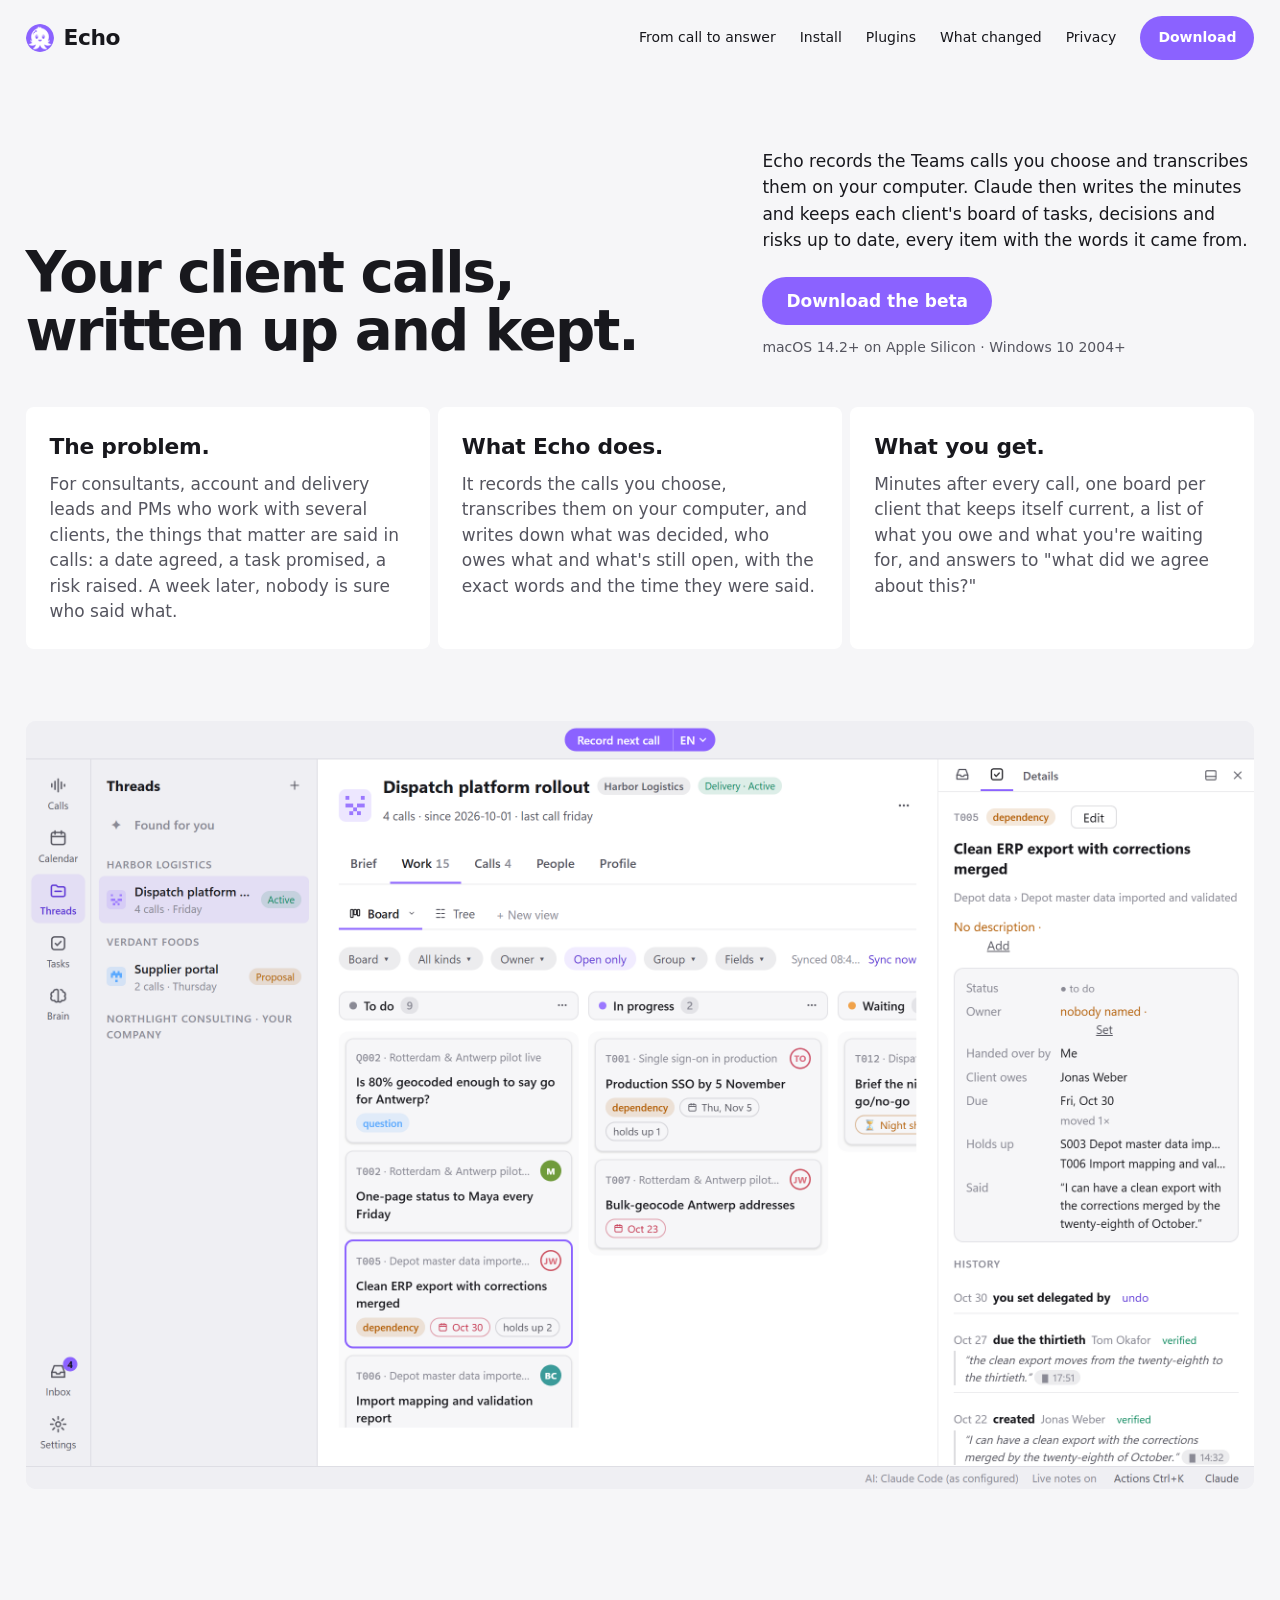
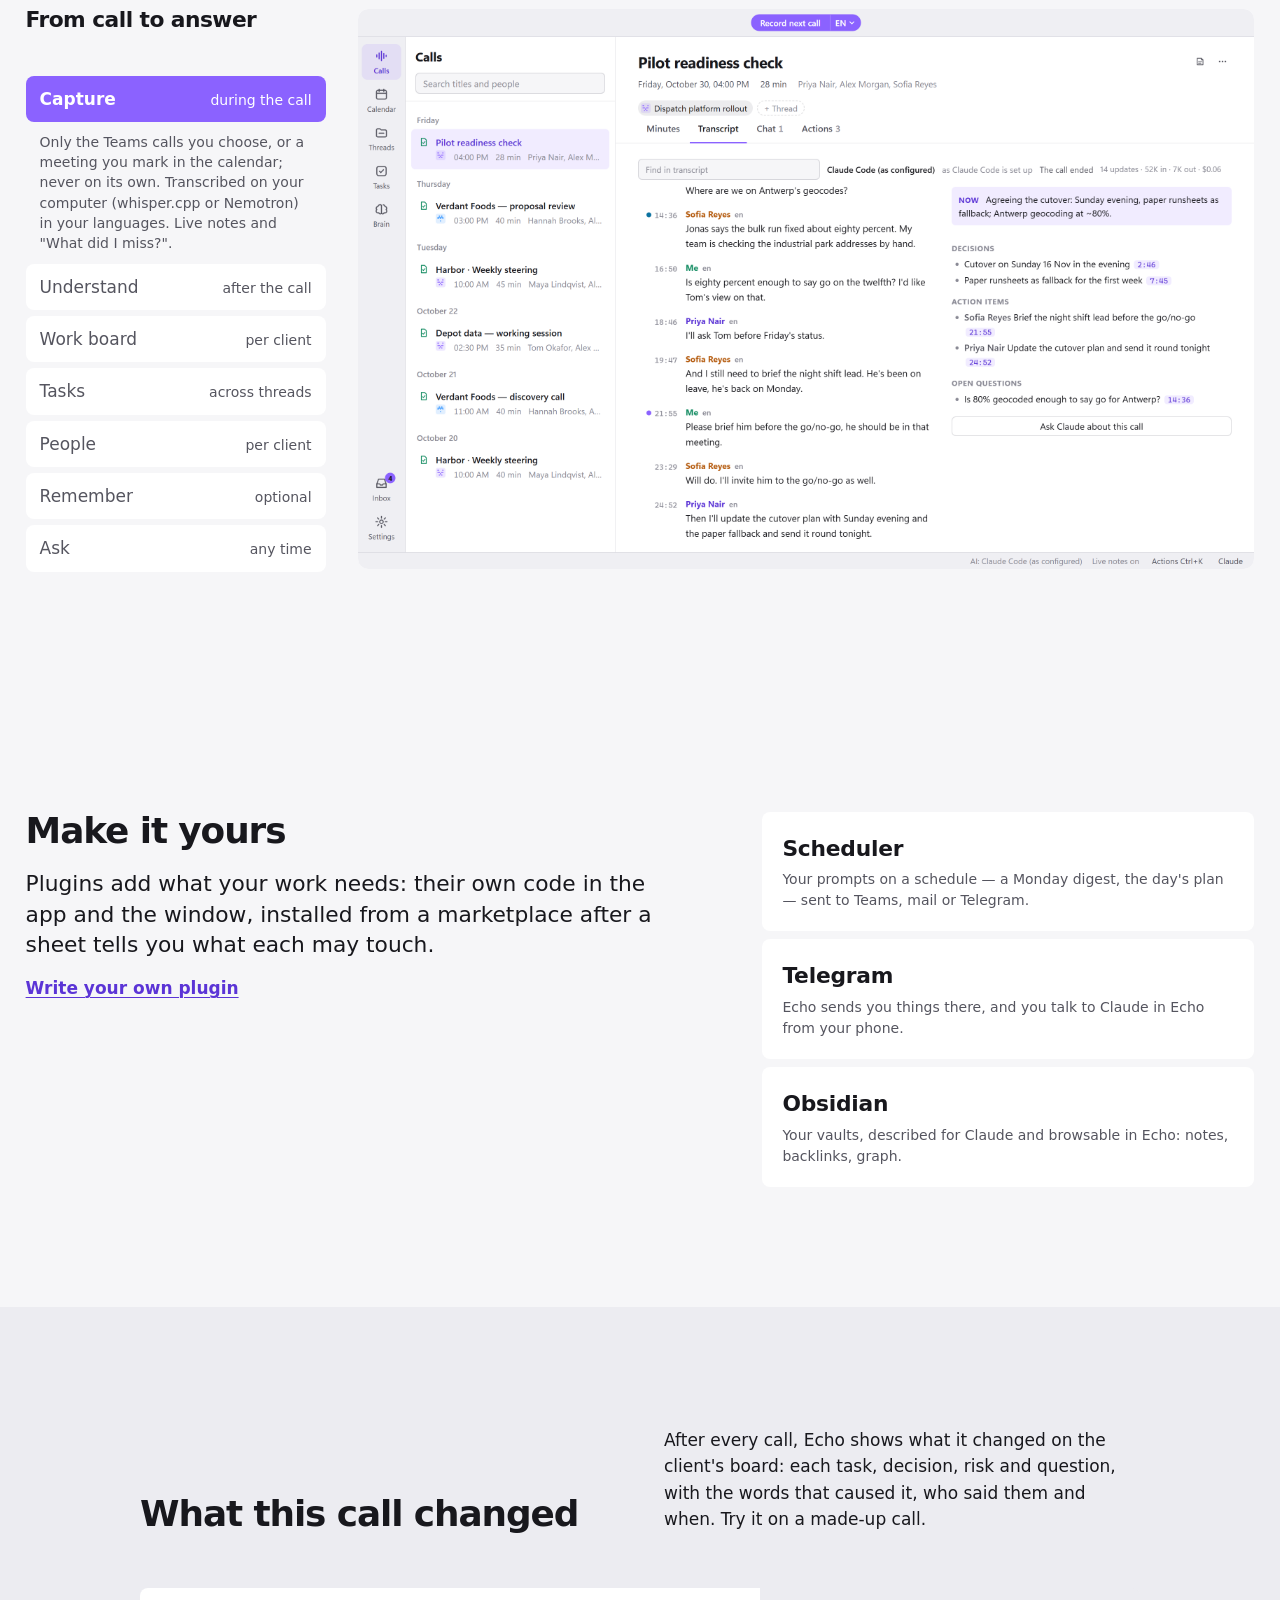
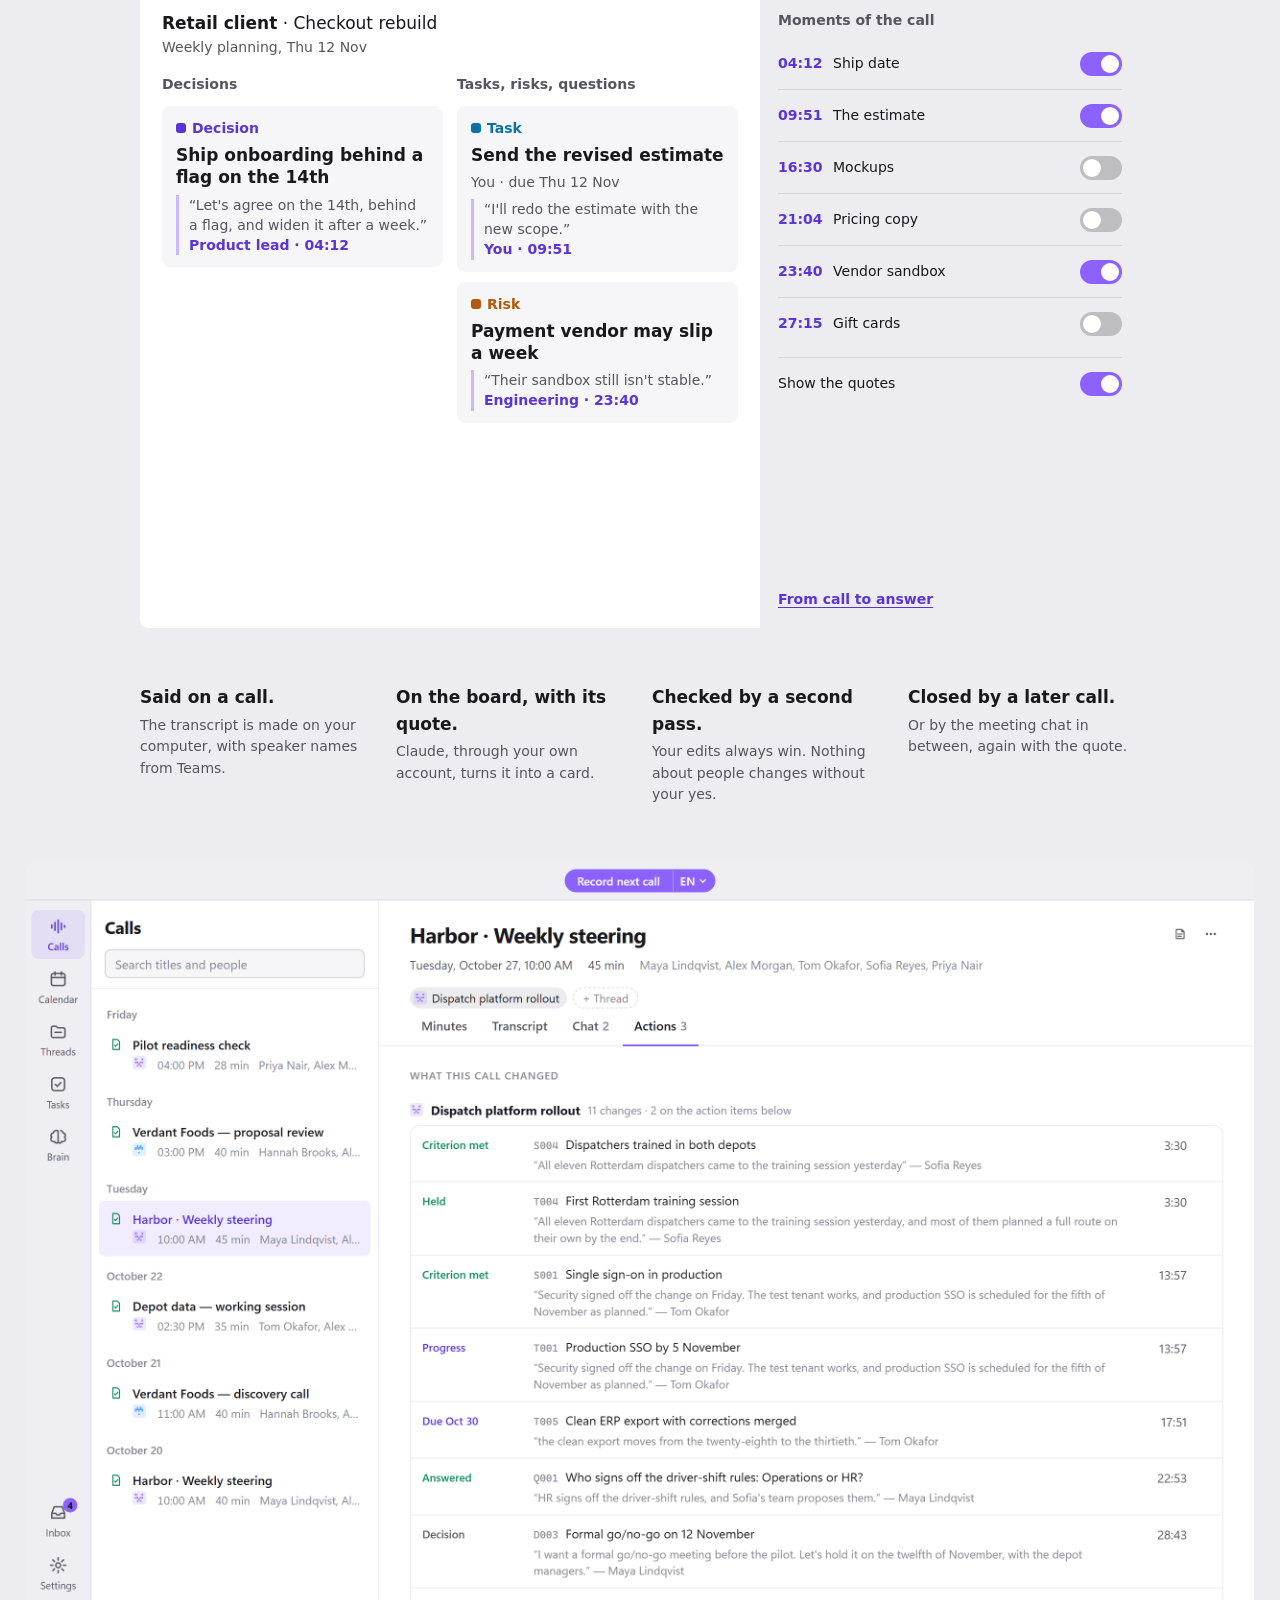
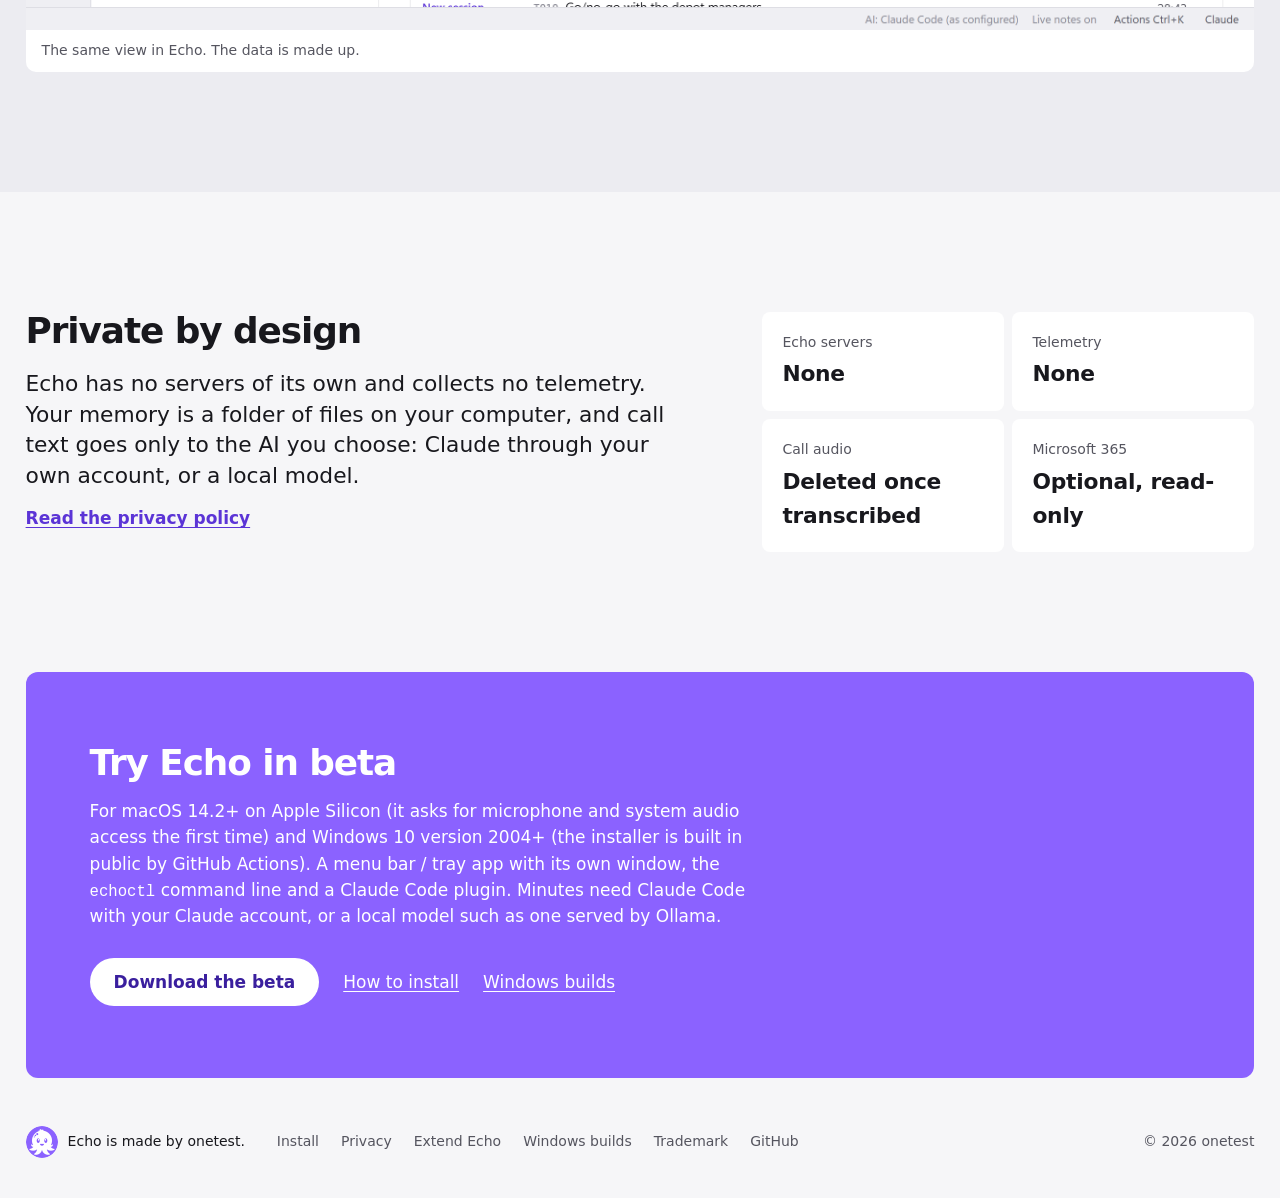
<file: index.html>
<!doctype html>
<html lang="en">
<head>
<meta charset="utf-8">
<meta name="viewport" content="width=device-width, initial-scale=1">
<title>Echo by onetest: your client calls, written up and kept</title>
<meta name="description" content="Echo turns the Teams calls you choose to record, your chats, mail and project files into minutes, a work board that keeps itself current, and answers. Kept on your own computer.">
<meta name="color-scheme" content="light dark">
<meta name="theme-color" content="#f6f6f8" media="(prefers-color-scheme: light)">
<meta name="theme-color" content="#141418" media="(prefers-color-scheme: dark)">
<link rel="icon" href="/assets/brand/favicon-32.png" type="image/png" sizes="32x32">
<link rel="apple-touch-icon" href="/assets/brand/apple-touch-icon.png">
<meta property="og:title" content="Echo by onetest: the memory of your client work">
<meta property="og:description" content="Minutes, a work board that keeps itself current, and answers across every client, from the calls you choose to record. Kept on your own computer.">
<meta property="og:image" content="https://echo.onetest.ai/assets/brand/og.png">
<script>document.documentElement.classList.add('js')</script>
<link rel="stylesheet" href="/assets/home.css">
</head>
<body>
<a class="skip" href="#main">Skip to content</a>

<header class="bar">
  <a class="brand" href="/"><img src="/assets/brand/onetest-logo-128.png" alt="" width="28" height="28">Echo</a>
  <nav aria-label="Main">
    <a href="#tour">From call to answer</a>
    <a href="/install/">Install</a>
    <a href="/extend/">Plugins</a>
    <a href="#changed">What changed</a>
    <a href="/privacy/">Privacy</a>
    <a class="btn small" href="https://github.com/onetest-ai/echo/releases/latest">Download</a>
  </nav>
</header>

<main id="main">

<section class="hero" aria-labelledby="title">
  <div class="hero-text">
    <h1 id="title">Your client calls, written up and kept.</h1>
    <div class="hero-side">
      <p>Echo records the Teams calls you choose and transcribes them on your computer. Claude then writes the minutes and keeps each client's board of tasks, decisions and risks up to date, every item with the words it came from.</p>
      <p class="hero-act"><a class="btn" href="https://github.com/onetest-ai/echo/releases/latest">Download the beta</a><span>macOS 14.2+ on Apple Silicon · Windows 10 2004+</span></p>
    </div>
  </div>
  <div class="why" aria-label="Why Echo">
    <p><b>The problem.</b> For consultants, account and delivery leads and PMs who work with several clients, the things that matter are said in calls: a date agreed, a task promised, a risk raised. A week later, nobody is sure who said what.</p>
    <p><b>What Echo does.</b> It records the calls you choose, transcribes them on your computer, and writes down what was decided, who owes what and what's still open, with the exact words and the time they were said.</p>
    <p><b>What you get.</b> Minutes after every call, one board per client that keeps itself current, a list of what you owe and what you're waiting for, and answers to "what did we agree about this?"</p>
  </div>
  <figure class="window hero-shot" style="--w:1280px">
    <picture><source srcset="/assets/screens/hero-dark.png?v=3" media="(prefers-color-scheme: dark)"><img src="/assets/screens/hero.png?v=3" alt="A client thread in Echo: the work board, with a task open showing the quotes behind it" width="1280" height="800"></picture>
  </figure>
</section>

<section class="tour" id="tour" aria-labelledby="tour-h">
  <h2 id="tour-h">From call to answer</h2>
  <div class="tour-list">
    <ol>
      <li data-k="capture" class="is-active"><button type="button" aria-expanded="true"><span>Capture</span><small>during the call</small></button>
        <p>Only the Teams calls you choose, or a meeting you mark in the calendar; never on its own. Transcribed on your computer (whisper.cpp or Nemotron) in your languages. Live notes and "What did I miss?".</p></li>
      <li data-k="minutes"><button type="button" aria-expanded="false"><span>Understand</span><small>after the call</small></button>
        <p>Minutes with decisions, actions and open questions, each line linked to its moment. Your own notes merged in; shared screens if you want them.</p></li>
      <li data-k="board"><button type="button" aria-expanded="false"><span>Work board</span><small>per client</small></button>
        <p>Calls grouped into threads by meeting series, people and chat. Stories, tasks, decisions, risks and questions, kept current from calls and the meeting chat, checked by a second pass.</p></li>
      <li data-k="tasks"><button type="button" aria-expanded="false"><span>Tasks</span><small>across threads</small></button>
        <p>What you owe, what's owed to you, who you're waiting on, with each person's next meeting. Needs you: every decision waiting on you, in one place.</p></li>
      <li data-k="people"><button type="button" aria-expanded="false"><span>People</span><small>per client</small></button>
        <p>A stakeholder map by influence and interest, org charts, and who's new or gone quiet. Nothing about a person changes without your yes.</p></li>
      <li data-k="brain"><button type="button" aria-expanded="false"><span>Remember</span><small>optional</small></button>
        <p>Search what was said across calls, mail, channels and documents, in the window or from Claude. Intake, off until you turn it on, reads only the mail and channels you choose, as checked facts from senders you trust. People and relations come from the Knowledge plugin.</p></li>
      <li data-k="ask"><button type="button" aria-expanded="false"><span>Ask</span><small>any time</small></button>
        <p>Claude, built into the window, knows what you're looking at: this call, this thread, this client. Search is also an MCP server for your own Claude Code.</p></li>
    </ol>
  </div>
  <p class="tour-desc" aria-live="polite">Record the Teams calls you choose. A live transcript and live notes as it happens, and "What did I miss?" when you step away.</p>
  <div class="tour-pic" aria-hidden="true">
    <figure class="shot is-active" data-k="capture" data-label="capture.png" style="--w:1280px"><picture><source srcset="/assets/screens/capture-dark.png?v=3" media="(prefers-color-scheme: dark)"><img src="/assets/screens/capture.png?v=3" alt="A call: transcript, live notes and your own notes" width="1280" height="800" loading="lazy"></picture></figure>
    <figure class="shot" data-k="minutes" data-label="minutes.png" style="--w:1280px"><picture><source srcset="/assets/screens/minutes-dark.png?v=3" media="(prefers-color-scheme: dark)"><img src="/assets/screens/minutes.png?v=3" alt="Minutes with your own notes inline" width="1280" height="800" loading="lazy"></picture></figure>
    <figure class="shot" data-k="board" data-label="hero.png" style="--w:1280px"><picture><source srcset="/assets/screens/hero-dark.png?v=3" media="(prefers-color-scheme: dark)"><img src="/assets/screens/hero.png?v=3" alt="A client's work board with a task open, showing the quotes behind it" width="1280" height="800" loading="lazy"></picture></figure>
    <figure class="shot" data-k="tasks" data-label="tasks.png" style="--w:1280px"><picture><source srcset="/assets/screens/tasks-dark.png?v=3" media="(prefers-color-scheme: dark)"><img src="/assets/screens/tasks.png?v=3" alt="Tasks: what I owe and what is owed to me" width="1280" height="800" loading="lazy"></picture></figure>
    <figure class="shot" data-k="people" data-label="people.png" style="--w:1280px"><picture><source srcset="/assets/screens/people-dark.png?v=3" media="(prefers-color-scheme: dark)"><img src="/assets/screens/people.png?v=3" alt="A stakeholder map with proposals waiting for your yes" width="1280" height="800" loading="lazy"></picture></figure>
    <figure class="shot" data-k="brain" data-label="brain.png" style="--w:1280px"><picture><source srcset="/assets/screens/brain-dark.png?v=4" media="(prefers-color-scheme: dark)"><img src="/assets/screens/brain.png?v=4" alt="Search: what was said about a security review across calls, mail and channels, with the moment open beside the list" width="1280" height="800" loading="lazy"></picture></figure>
    <figure class="shot" data-k="ask" data-label="ask.png" style="--w:1280px"><picture><source srcset="/assets/screens/ask-dark.png?v=3" media="(prefers-color-scheme: dark)"><img src="/assets/screens/ask.png?v=3" alt="Asking Claude about a call: a cited answer with times that jump to the moment" width="1280" height="800" loading="lazy"></picture></figure>
  </div>
</section>

<section class="extend" id="extend" aria-labelledby="ext-h">
  <div>
    <h2 id="ext-h">Make it yours</h2>
    <p>Plugins add what your work needs: their own code in the app and the window, installed from a marketplace after a sheet tells you what each may touch.</p>
    <p><a href="/extend/">Write your own plugin</a></p>
  </div>
  <ul class="plugs">
    <li><b>Scheduler</b><span>Your prompts on a schedule — a Monday digest, the day's plan — sent to Teams, mail or Telegram.</span></li>
    <li><b>Telegram</b><span>Echo sends you things there, and you talk to Claude in Echo from your phone.</span></li>
    <li><b>Obsidian</b><span>Your vaults, described for Claude and browsable in Echo: notes, backlinks, graph.</span></li>
  </ul>
</section>

<section class="changed" id="changed" aria-labelledby="changed-h">
  <div class="changed-head">
    <h2 id="changed-h">What this call changed</h2>
    <p>After every call, Echo shows what it changed on the client's board: each task, decision, risk and question, with the words that caused it, who said them and when. Try it on a made-up call.</p>
  </div>
  <form class="demo" data-ui aria-label="A made-up call and the board it updates" onsubmit="return false">
    <div class="demo-board" aria-live="polite">
      <p class="demo-title"><b>Retail client</b> · Checkout rebuild <span>Weekly planning, Thu 12 Nov</span></p>
      <div class="demo-cols">
        <div>
          <p class="demo-group">Decisions</p>
          <article class="card" data-m="1"><p class="ui-kind decision">Decision</p><p class="ui-title">Ship onboarding behind a flag on the 14th</p><p class="ui-quote">“Let's agree on the 14th, behind a flag, and widen it after a week.” <span>Product lead · 04:12</span></p></article>
          <article class="card" data-m="6"><p class="ui-kind decision">Decision</p><p class="ui-title">Gift cards move to phase two</p><p class="ui-quote">“Let's take gift cards out of this release.” <span>Product lead · 27:15</span></p></article>
          <p class="demo-empty">Nothing decided yet.</p>
        </div>
        <div>
          <p class="demo-group">Tasks, risks, questions</p>
          <article class="card" data-m="2"><p class="ui-kind task">Task</p><p class="ui-title">Send the revised estimate</p><p class="ui-meta">You · due Thu 12 Nov</p><p class="ui-quote">“I'll redo the estimate with the new scope.” <span>You · 09:51</span></p></article>
          <article class="card" data-m="3"><p class="ui-kind task">Task</p><p class="ui-title">Share the empty-state mockups</p><p class="ui-meta">Design lead · owed to you</p><p class="ui-quote">“I'll share them after this.” <span>Design lead · 16:30</span></p></article>
          <article class="card" data-m="4"><p class="ui-kind question">Question</p><p class="ui-title">Who signs off on the pricing copy?</p><p class="ui-quote">“Who has the final say?” <span>Engineering · 21:04</span></p></article>
          <article class="card" data-m="5"><p class="ui-kind risk">Risk</p><p class="ui-title">Payment vendor may slip a week</p><p class="ui-quote">“Their sandbox still isn't stable.” <span>Engineering · 23:40</span></p></article>
          <p class="demo-empty">Switch on a moment of the call.</p>
        </div>
      </div>
    </div>
    <fieldset class="demo-ctl">
      <legend>Moments of the call</legend>
      <label><span><b>04:12</b> Ship date</span><input type="checkbox" id="m1" checked></label>
      <label><span><b>09:51</b> The estimate</span><input type="checkbox" id="m2" checked></label>
      <label><span><b>16:30</b> Mockups</span><input type="checkbox" id="m3"></label>
      <label><span><b>21:04</b> Pricing copy</span><input type="checkbox" id="m4"></label>
      <label><span><b>23:40</b> Vendor sandbox</span><input type="checkbox" id="m5" checked></label>
      <label><span><b>27:15</b> Gift cards</span><input type="checkbox" id="m6"></label>
      <label class="q"><span>Show the quotes</span><input type="checkbox" id="mq" checked></label>
      <a class="demo-link" href="#tour">From call to answer</a>
    </fieldset>
  </form>
  <ol class="steps">
    <li><b>Said on a call.</b> The transcript is made on your computer, with speaker names from Teams.</li>
    <li><b>On the board, with its quote.</b> Claude, through your own account, turns it into a card.</li>
    <li><b>Checked by a second pass.</b> Your edits always win. Nothing about people changes without your yes.</li>
    <li><b>Closed by a later call.</b> Or by the meeting chat in between, again with the quote.</li>
  </ol>
  <figure class="window" style="--w:1280px">
    <picture><source srcset="/assets/screens/board-dark.png?v=3" media="(prefers-color-scheme: dark)"><img src="/assets/screens/board.png?v=3" alt="What this call changed in Echo: each change with the quote, speaker and time" width="1280" height="800" loading="lazy"></picture>
    <figcaption>The same view in Echo. The data is made up.</figcaption>
  </figure>
</section>

<section class="private" id="privacy" aria-labelledby="priv-h">
  <div>
    <h2 id="priv-h">Private by design</h2>
    <p>Echo has no servers of its own and collects no telemetry. Your memory is a folder of files on your computer, and call text goes only to the AI you choose: Claude through your own account, or a local model.</p>
    <p><a href="/privacy/">Read the privacy policy</a></p>
  </div>
  <dl class="facts">
    <div><dt>Echo servers</dt><dd>None</dd></div>
    <div><dt>Telemetry</dt><dd>None</dd></div>
    <div><dt>Call audio</dt><dd>Deleted once transcribed</dd></div>
    <div><dt>Microsoft 365</dt><dd>Optional, read-only</dd></div>
  </dl>
</section>

<section class="get" aria-labelledby="get-h">
  <h2 id="get-h">Try Echo in beta</h2>
  <p>For macOS 14.2+ on Apple Silicon (it asks for microphone and system audio access the first time) and Windows 10 version 2004+ (the installer is built in public by GitHub Actions). A menu bar / tray app with its own window, the <code>echoctl</code> command line and a Claude Code plugin. Minutes need Claude Code with your Claude account, or a local model such as one served by Ollama.</p>
  <p class="get-act"><a class="btn light" href="https://github.com/onetest-ai/echo/releases/latest">Download the beta</a><a href="/install/">How to install</a><a href="/windows/">Windows builds</a></p>
</section>

</main>

<footer class="foot">
  <p class="foot-who"><img src="/assets/brand/onetest-logo-128.png" alt="" width="32" height="32">Echo is made by onetest.</p>
  <nav aria-label="Footer"><a href="/install/">Install</a><a href="/privacy/">Privacy</a><a href="/extend/">Extend Echo</a><a href="/windows/">Windows builds</a><a href="/trademark/">Trademark</a><a href="https://github.com/onetest-ai/echo">GitHub</a></nav>
  <!-- TODO: license line goes here once Echo's license is final (moving to AGPL-3.0 before the public launch). -->
  <p class="foot-c">© 2026 onetest</p>
</footer>

<script src="/assets/home.js" defer></script>
</body>
</html>
</file>
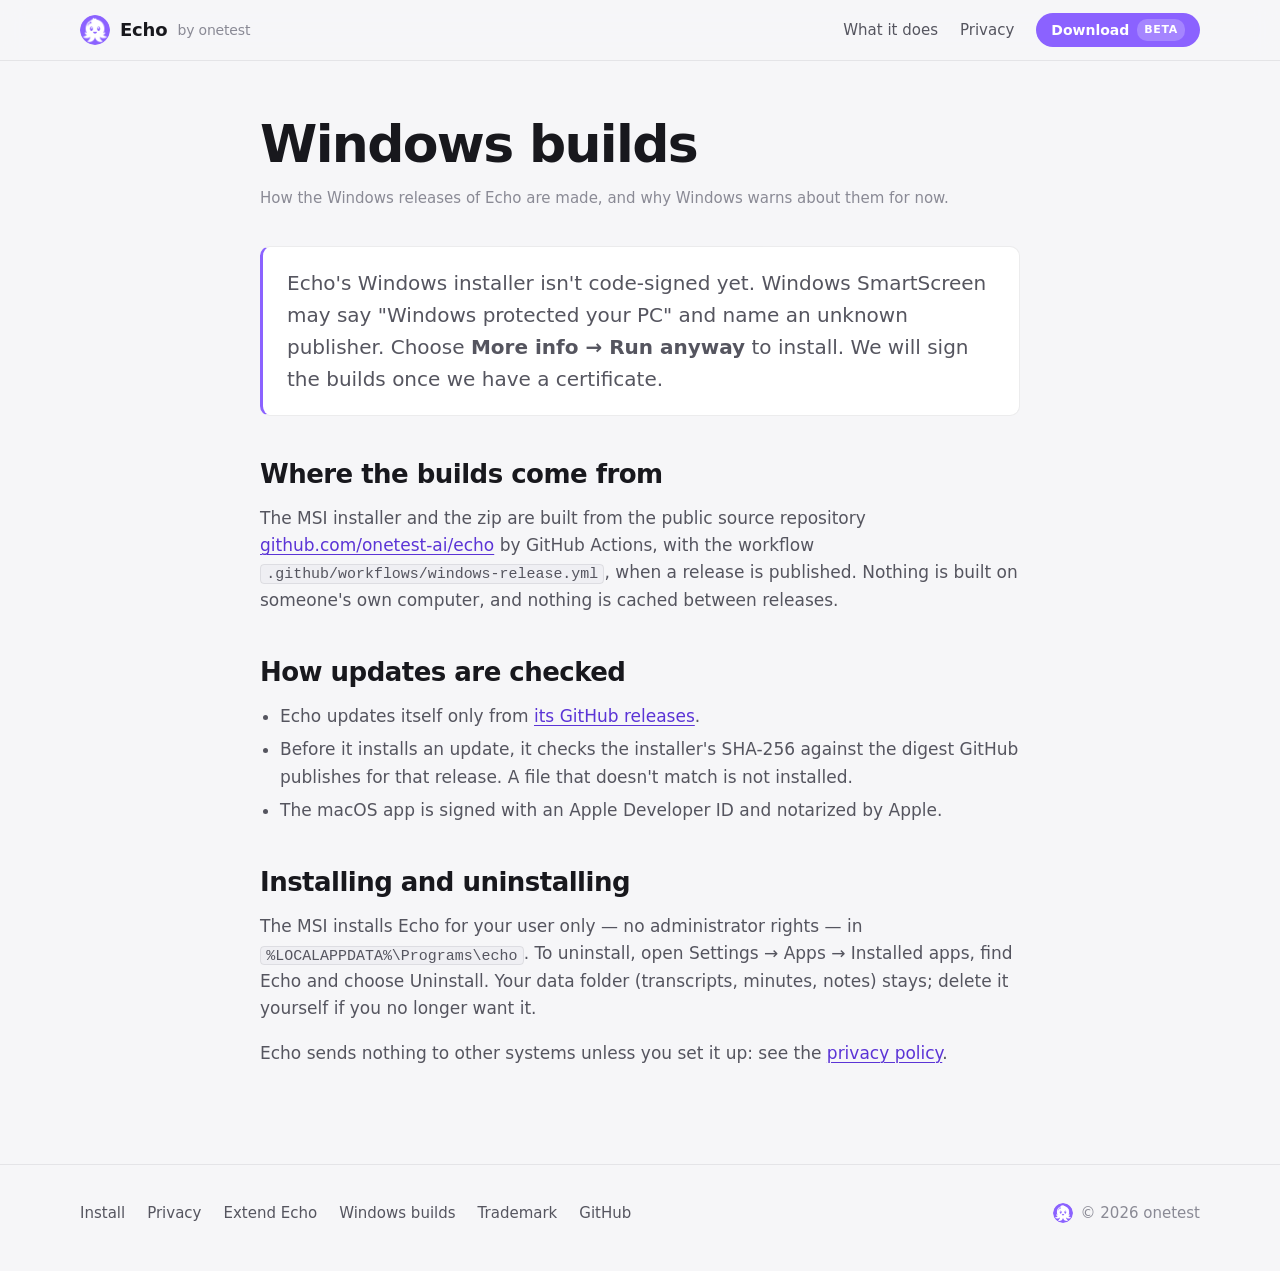
<file: code-signing/index.html>
<!doctype html>
<html lang="en">
<head>
<meta charset="utf-8">
<title>Windows builds · Echo by onetest</title>
<meta http-equiv="refresh" content="0; url=/windows/">
<link rel="canonical" href="/windows/">
</head>
<body><p>Moved to <a href="/windows/">Windows builds</a>.</p></body>
</html>
</file>
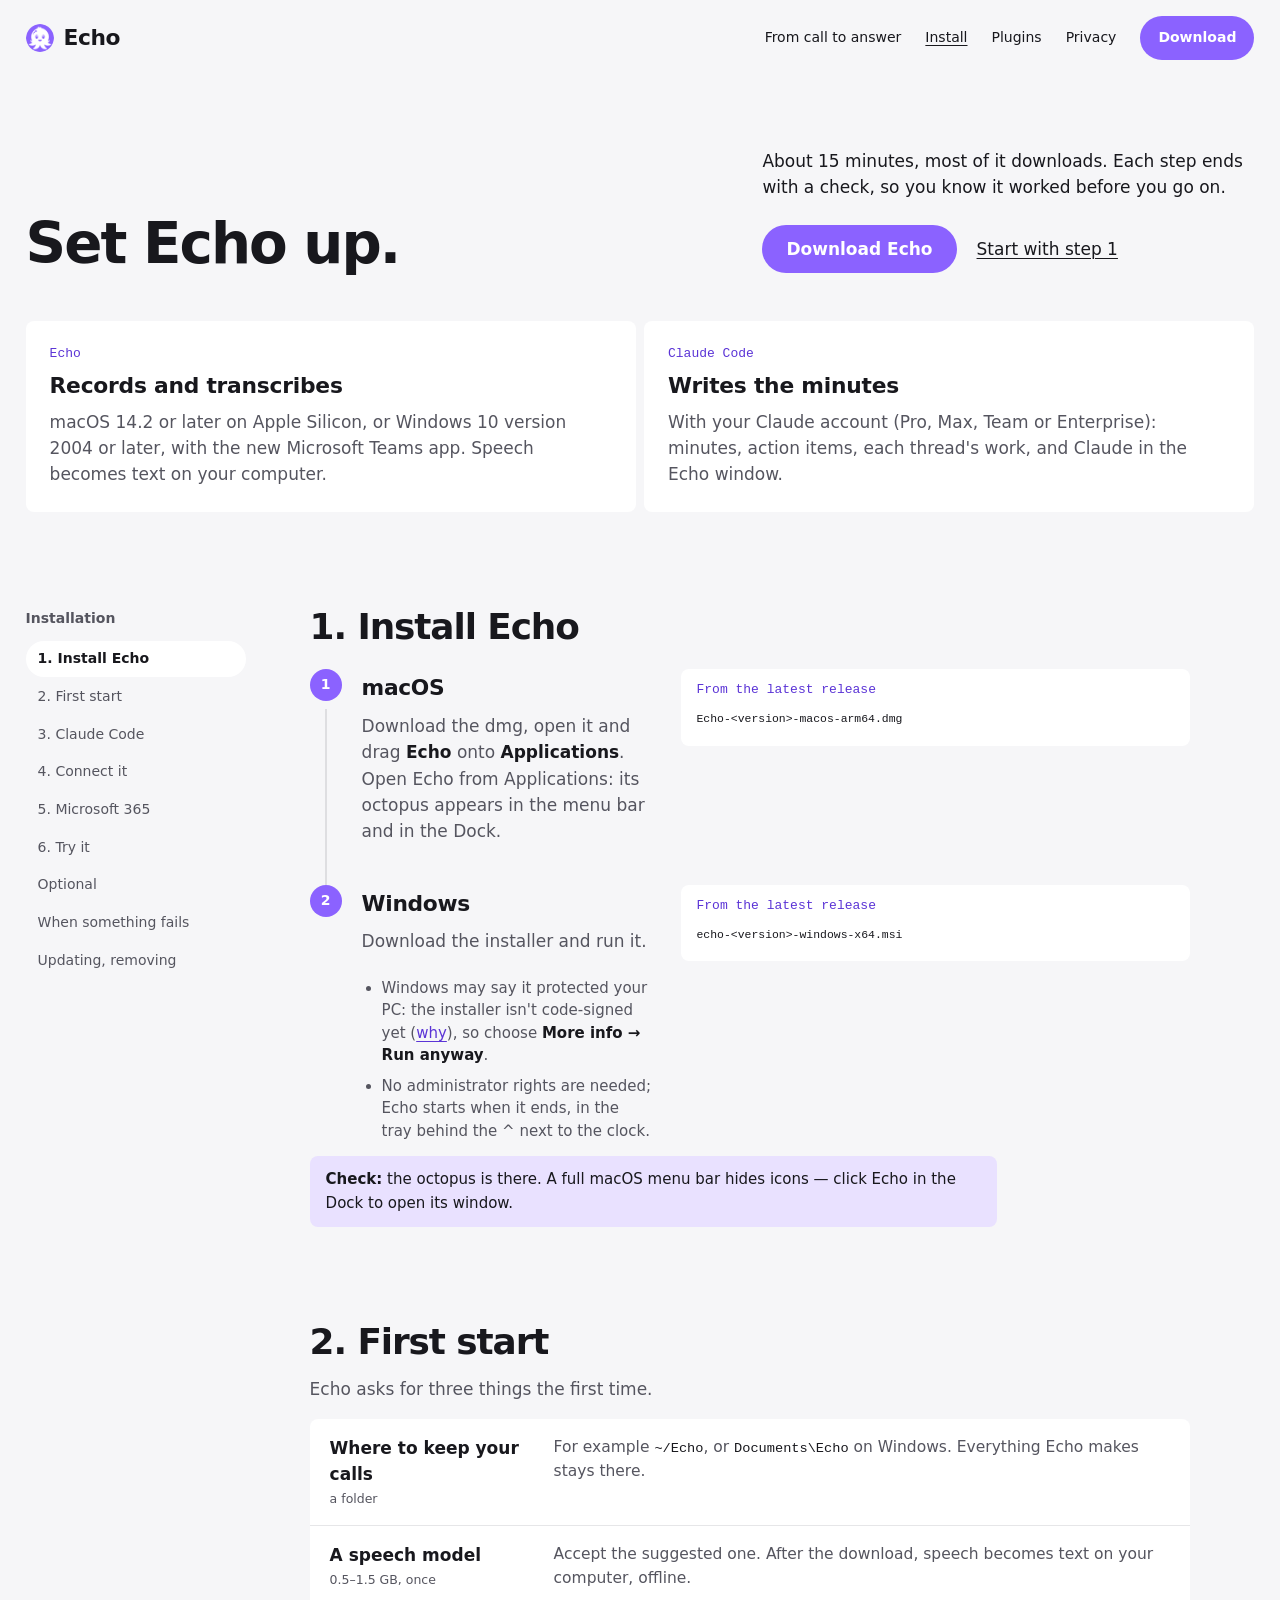
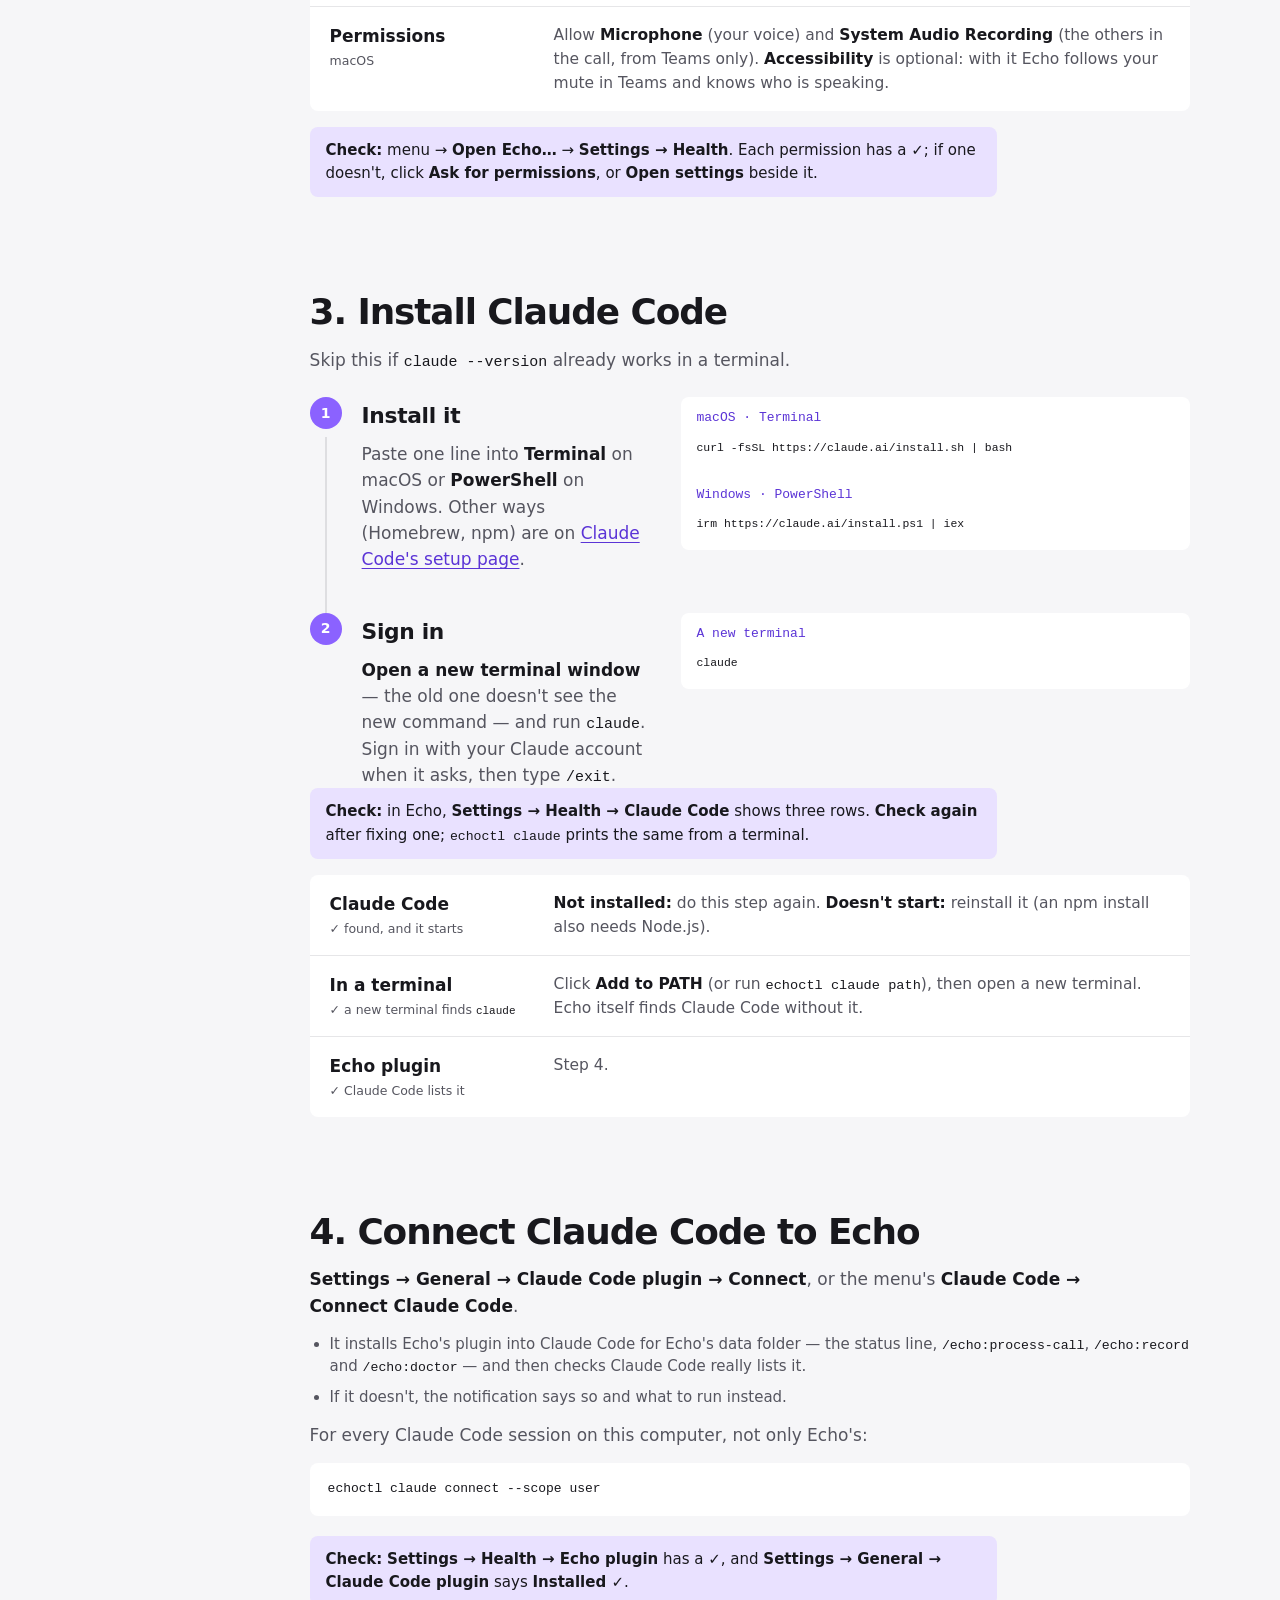
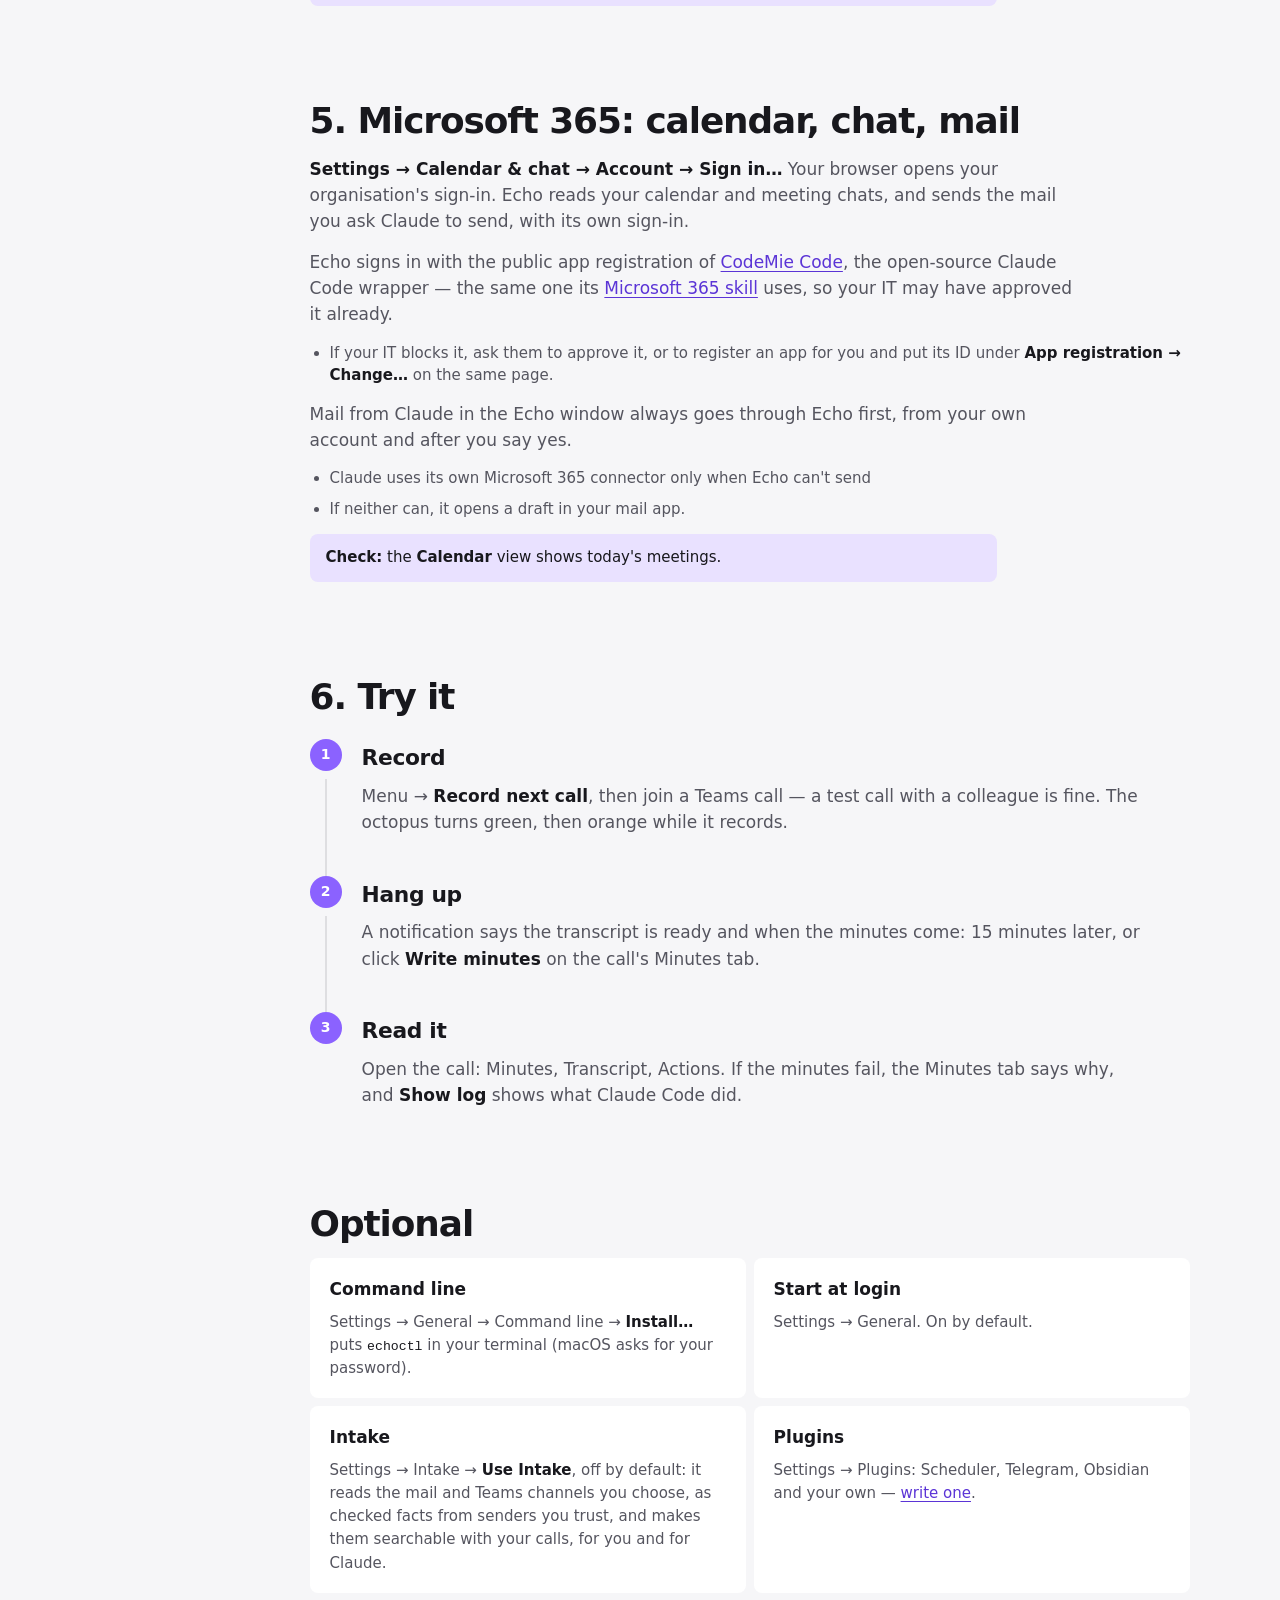
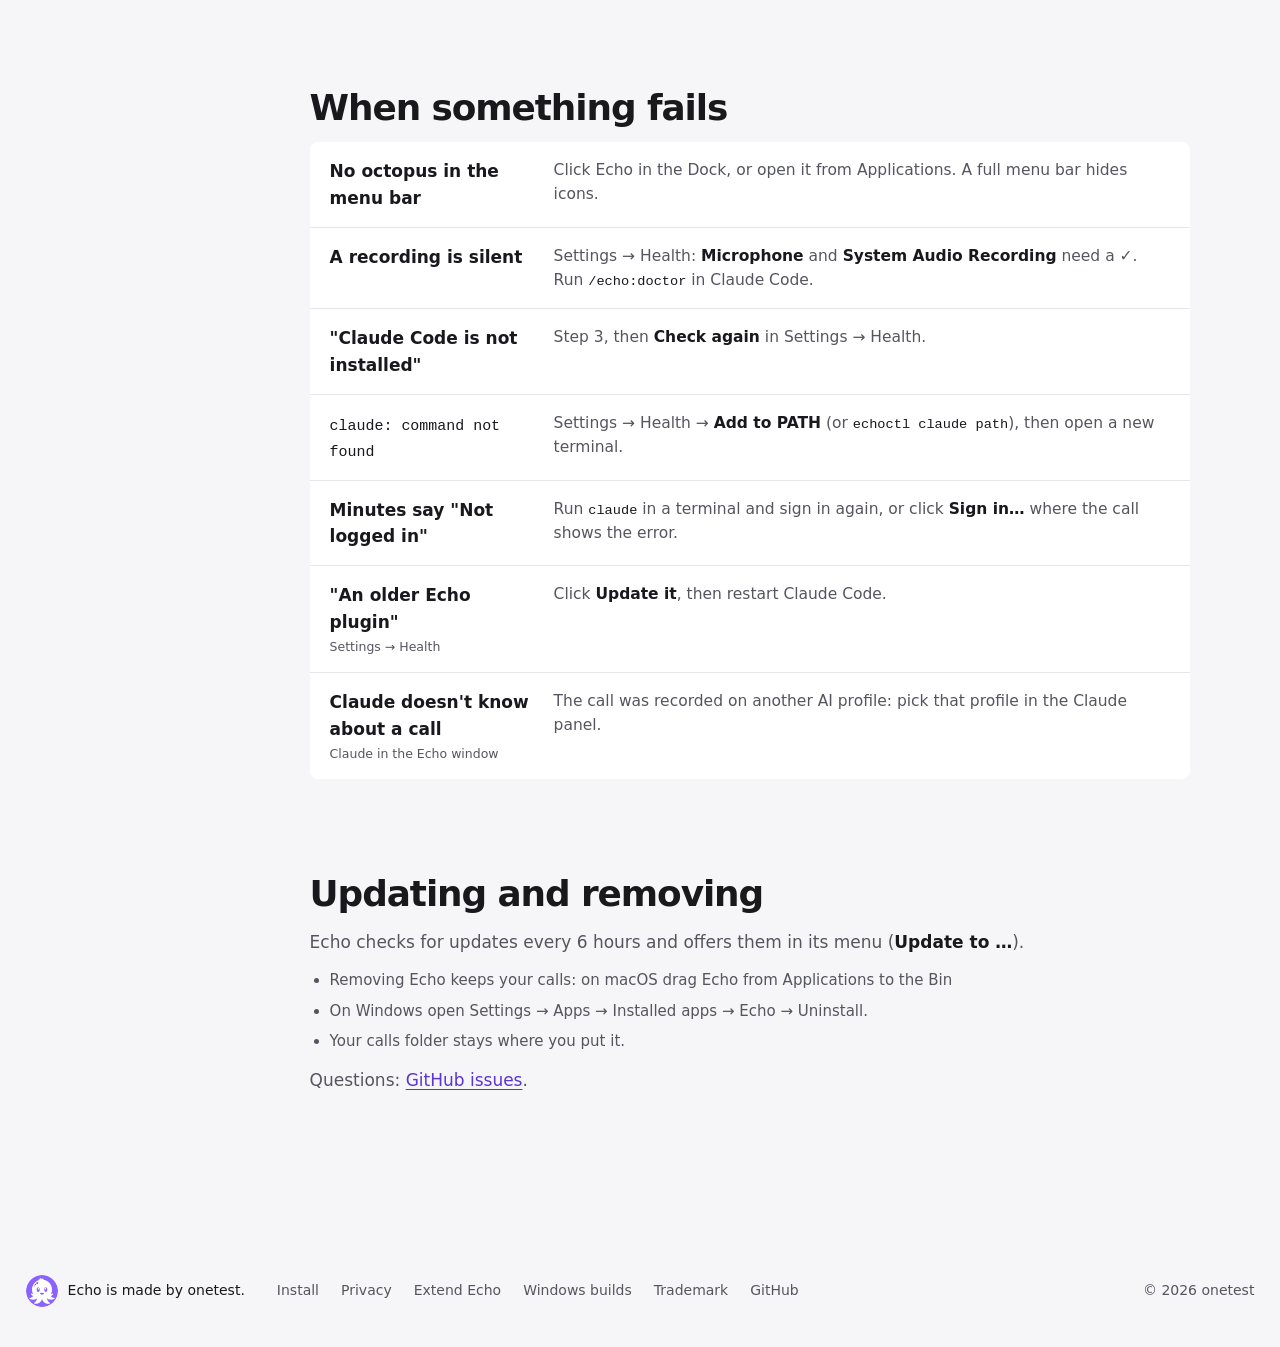
<file: install/index.html>
<!doctype html>
<html lang="en">
<head>
<meta charset="utf-8">
<meta name="viewport" content="width=device-width, initial-scale=1">
<title>Install Echo · Echo by onetest</title>
<meta name="description" content="Set up Echo on macOS or Windows, with Claude Code for the minutes — a check after each step, and what to do when one fails.">
<meta name="color-scheme" content="light dark">
<meta name="theme-color" content="#f6f6f8" media="(prefers-color-scheme: light)">
<meta name="theme-color" content="#141418" media="(prefers-color-scheme: dark)">
<link rel="icon" href="/assets/brand/favicon-32.png" type="image/png" sizes="32x32">
<link rel="apple-touch-icon" href="/assets/brand/apple-touch-icon.png">
<meta property="og:title" content="Install Echo">
<meta property="og:description" content="macOS or Windows, Claude Code and its Echo plugin, Microsoft 365 — a check after each step.">
<meta property="og:image" content="https://echo.onetest.ai/assets/brand/og.png">
<link rel="stylesheet" href="/assets/home.css">
<link rel="stylesheet" href="/assets/extend.css?v=11">
</head>
<body>
<a class="skip" href="#main">Skip to content</a>

<header class="bar">
  <a class="brand" href="/"><img src="/assets/brand/onetest-logo-128.png" alt="" width="28" height="28">Echo</a>
  <nav aria-label="Main">
    <a href="/#tour">From call to answer</a>
    <a href="/install/" aria-current="page">Install</a>
    <a href="/extend/">Plugins</a>
    <a href="/privacy/">Privacy</a>
    <a class="btn small" href="https://github.com/onetest-ai/echo/releases/latest">Download</a>
  </nav>
</header>

<main id="main">
<section class="hero x-hero" aria-labelledby="title">
  <div class="hero-text">
    <h1 id="title">Set Echo up.</h1>
    <div class="hero-side">
      <p>About 15 minutes, most of it downloads. Each step ends with a check, so you know it worked before you go on.</p>
      <p class="hero-act"><a class="btn" href="https://github.com/onetest-ai/echo/releases/latest">Download Echo</a><a href="#echo">Start with step 1</a></p>
    </div>
  </div>
  <div class="halves">
    <div class="half"><small>Echo</small><b>Records and transcribes</b><p>macOS 14.2 or later on Apple Silicon, or Windows 10 version 2004 or later, with the new Microsoft Teams app. Speech becomes text on your computer.</p></div>
    <div class="half"><small>Claude Code</small><b>Writes the minutes</b><p>With your Claude account (Pro, Max, Team or Enterprise): minutes, action items, each thread's work, and Claude in the Echo window.</p></div>
  </div>
</section>
<section class="docs" id="docs" aria-label="Installation">
  <nav class="dtoc" aria-label="Installation"><p>Installation</p><a href="#echo">1. Install Echo</a><a href="#first">2. First start</a><a href="#claude">3. Claude Code</a><a href="#connect">4. Connect it</a><a href="#m365">5. Microsoft 365</a><a href="#try">6. Try it</a><a href="#optional">Optional</a><a href="#trouble">When something fails</a><a href="#update">Updating, removing</a></nav>
  <article class="dart">

  <h2 id="echo">1. Install Echo</h2>
  <ol class="qs">
    <li class="qs-step">
      <div class="step-t"><span class="qs-n">1</span><h3>macOS</h3><p>Download the dmg, open it and drag <b>Echo</b> onto <b>Applications</b>. Open Echo from Applications: its octopus appears in the menu bar and in the Dock.</p></div>
      <figure class="file"><figcaption>From the latest release</figcaption><pre><code>Echo-&lt;version&gt;-macos-arm64.dmg</code></pre></figure>
    </li><li class="qs-step">
      <div class="step-t"><span class="qs-n">2</span><h3>Windows</h3><p>Download the installer and run it.</p><ul class="rules"><li>Windows may say it protected your PC: the installer isn't code-signed yet (<a href="/windows/">why</a>), so choose <b>More info → Run anyway</b>.</li><li>No administrator rights are needed; Echo starts when it ends, in the tray behind the ^ next to the clock.</li></ul></div>
      <figure class="file"><figcaption>From the latest release</figcaption><pre><code>echo-&lt;version&gt;-windows-x64.msi</code></pre></figure>
    </li>
  </ol>
  <p class="dlinks"><b>Check:</b> the octopus is there. A full macOS menu bar hides icons — click Echo in the Dock to open its window.</p>

  <h2 id="first">2. First start</h2>
  <p>Echo asks for three things the first time.</p>
  <div class="fields">
    <div class="f"><div><b>Where to keep your calls</b><small>a folder</small></div><p>For example <code>~/Echo</code>, or <code>Documents\Echo</code> on Windows. Everything Echo makes stays there.</p></div>
    <div class="f"><div><b>A speech model</b><small>0.5–1.5 GB, once</small></div><p>Accept the suggested one. After the download, speech becomes text on your computer, offline.</p></div>
    <div class="f"><div><b>Permissions</b><small>macOS</small></div><p>Allow <b>Microphone</b> (your voice) and <b>System Audio Recording</b> (the others in the call, from Teams only). <b>Accessibility</b> is optional: with it Echo follows your mute in Teams and knows who is speaking.</p></div>
  </div>
  <p class="dlinks"><b>Check:</b> menu → <b>Open Echo…</b> → <b>Settings → Health</b>. Each permission has a ✓; if one doesn't, click <b>Ask for permissions</b>, or <b>Open settings</b> beside it.</p>

  <h2 id="claude">3. Install Claude Code</h2>
  <p>Skip this if <code>claude --version</code> already works in a terminal.</p>
  <ol class="qs">
    <li class="qs-step">
      <div class="step-t"><span class="qs-n">1</span><h3>Install it</h3><p>Paste one line into <b>Terminal</b> on macOS or <b>PowerShell</b> on Windows. Other ways (Homebrew, npm) are on <a href="https://docs.claude.com/en/docs/claude-code/setup">Claude Code's setup page</a>.</p></div>
      <figure class="file"><figcaption>macOS · Terminal</figcaption><pre><code>curl -fsSL https://claude.ai/install.sh | bash</code></pre><figcaption>Windows · PowerShell</figcaption><pre><code>irm https://claude.ai/install.ps1 | iex</code></pre></figure>
    </li><li class="qs-step">
      <div class="step-t"><span class="qs-n">2</span><h3>Sign in</h3><p><b>Open a new terminal window</b> — the old one doesn't see the new command — and run <code>claude</code>. Sign in with your Claude account when it asks, then type <code>/exit</code>.</p></div>
      <figure class="file"><figcaption>A new terminal</figcaption><pre><code>claude</code></pre></figure>
    </li>
  </ol>
  <p class="dlinks"><b>Check:</b> in Echo, <b>Settings → Health → Claude Code</b> shows three rows. <b>Check again</b> after fixing one; <code>echoctl claude</code> prints the same from a terminal.</p>
  <div class="fields">
    <div class="f"><div><b>Claude Code</b><small>✓ found, and it starts</small></div><p><b>Not installed:</b> do this step again. <b>Doesn't start:</b> reinstall it (an npm install also needs Node.js).</p></div>
    <div class="f"><div><b>In a terminal</b><small>✓ a new terminal finds <code>claude</code></small></div><p>Click <b>Add to PATH</b> (or run <code>echoctl claude path</code>), then open a new terminal. Echo itself finds Claude Code without it.</p></div>
    <div class="f"><div><b>Echo plugin</b><small>✓ Claude Code lists it</small></div><p>Step 4.</p></div>
  </div>

  <h2 id="connect">4. Connect Claude Code to Echo</h2>
  <p><b>Settings → General → Claude Code plugin → Connect</b>, or the menu's <b>Claude Code → Connect Claude Code</b>.</p><ul class="rules"><li>It installs Echo's plugin into Claude Code for Echo's data folder — the status line, <code>/echo:process-call</code>, <code>/echo:record</code> and <code>/echo:doctor</code> — and then checks Claude Code really lists it.</li><li>If it doesn't, the notification says so and what to run instead.</li></ul>
  <p>For every Claude Code session on this computer, not only Echo's:</p>
  <pre class="code"><code>echoctl claude connect --scope user</code></pre>
  <p class="dlinks"><b>Check:</b> <b>Settings → Health → Echo plugin</b> has a ✓, and <b>Settings → General → Claude Code plugin</b> says <b>Installed ✓</b>.</p>

  <h2 id="m365">5. Microsoft 365: calendar, chat, mail</h2>
  <p><b>Settings → Calendar &amp; chat → Account → Sign in…</b> Your browser opens your organisation's sign-in. Echo reads your calendar and meeting chats, and sends the mail you ask Claude to send, with its own sign-in.</p>
  <p>Echo signs in with the public app registration of <a href="https://github.com/codemie-ai/codemie-code">CodeMie Code</a>, the open-source Claude Code wrapper — the same one its <a href="https://github.com/codemie-ai/codemie-code/tree/main/src/agents/plugins/claude/plugin/skills/msgraph">Microsoft 365 skill</a> uses, so your IT may have approved it already.</p><ul class="rules"><li>If your IT blocks it, ask them to approve it, or to register an app for you and put its ID under <b>App registration → Change…</b> on the same page.</li></ul>
  <p>Mail from Claude in the Echo window always goes through Echo first, from your own account and after you say yes.</p><ul class="rules"><li>Claude uses its own Microsoft 365 connector only when Echo can't send</li><li>If neither can, it opens a draft in your mail app.</li></ul>
  <p class="dlinks"><b>Check:</b> the <b>Calendar</b> view shows today's meetings.</p>

  <h2 id="try">6. Try it</h2>
  <ol class="qs">
    <li class="qs-step solo"><div class="step-t"><span class="qs-n">1</span><h3>Record</h3><p>Menu → <b>Record next call</b>, then join a Teams call — a test call with a colleague is fine. The octopus turns green, then orange while it records.</p></div></li>
    <li class="qs-step solo"><div class="step-t"><span class="qs-n">2</span><h3>Hang up</h3><p>A notification says the transcript is ready and when the minutes come: 15 minutes later, or click <b>Write minutes</b> on the call's Minutes tab.</p></div></li>
    <li class="qs-step solo"><div class="step-t"><span class="qs-n">3</span><h3>Read it</h3><p>Open the call: Minutes, Transcript, Actions. If the minutes fail, the Minutes tab says why, and <b>Show log</b> shows what Claude Code did.</p></div></li>
  </ol>

  <h2 id="optional">Optional</h2>
  <div class="caps">
    <div class="cap"><div class="cap-h"><b>Command line</b></div><p>Settings → General → Command line → <b>Install…</b> puts <code>echoctl</code> in your terminal (macOS asks for your password).</p></div>
    <div class="cap"><div class="cap-h"><b>Start at login</b></div><p>Settings → General. On by default.</p></div>
    <div class="cap"><div class="cap-h"><b>Intake</b></div><p>Settings → Intake → <b>Use Intake</b>, off by default: it reads the mail and Teams channels you choose, as checked facts from senders you trust, and makes them searchable with your calls, for you and for Claude.</p></div>
    <div class="cap"><div class="cap-h"><b>Plugins</b></div><p>Settings → Plugins: Scheduler, Telegram, Obsidian and your own — <a href="/extend/">write one</a>.</p></div>
  </div>

  <h2 id="trouble">When something fails</h2>
  <div class="fields">
    <div class="f"><div><b>No octopus in the menu bar</b></div><p>Click Echo in the Dock, or open it from Applications. A full menu bar hides icons.</p></div>
    <div class="f"><div><b>A recording is silent</b></div><p>Settings → Health: <b>Microphone</b> and <b>System Audio Recording</b> need a ✓. Run <code>/echo:doctor</code> in Claude Code.</p></div>
    <div class="f"><div><b>"Claude Code is not installed"</b></div><p>Step 3, then <b>Check again</b> in Settings → Health.</p></div>
    <div class="f"><div><b><code>claude: command not found</code></b></div><p>Settings → Health → <b>Add to PATH</b> (or <code>echoctl claude path</code>), then open a new terminal.</p></div>
    <div class="f"><div><b>Minutes say "Not logged in"</b></div><p>Run <code>claude</code> in a terminal and sign in again, or click <b>Sign in…</b> where the call shows the error.</p></div>
    <div class="f"><div><b>"An older Echo plugin"</b><small>Settings → Health</small></div><p>Click <b>Update it</b>, then restart Claude Code.</p></div>
    <div class="f"><div><b>Claude doesn't know about a call</b><small>Claude in the Echo window</small></div><p>The call was recorded on another AI profile: pick that profile in the Claude panel.</p></div>
  </div>

  <h2 id="update">Updating and removing</h2>
  <p>Echo checks for updates every 6 hours and offers them in its menu (<b>Update to …</b>).</p><ul class="rules"><li>Removing Echo keeps your calls: on macOS drag Echo from Applications to the Bin</li><li>On Windows open Settings → Apps → Installed apps → Echo → Uninstall.</li><li>Your calls folder stays where you put it.</li></ul>
  <p>Questions: <a href="https://github.com/onetest-ai/echo/issues">GitHub issues</a>.</p>
  </article>
</section>
</main>
<script>
// The contents follow the reading: the last section whose heading has passed the top is marked.
const links = [...document.querySelectorAll('.dtoc a')]
const heads = links.map((a) => document.querySelector(a.hash)).filter(Boolean)
const mark = () => {
  let cur = heads[0]
  for (const h of heads) if (h.getBoundingClientRect().top < 140) cur = h
  links.forEach((a) => a.classList.toggle('on', cur && a.hash === '#' + cur.id))
}
addEventListener('scroll', mark, { passive: true })
mark()
</script>

<footer class="foot">
  <p class="foot-who"><img src="/assets/brand/onetest-logo-128.png" alt="" width="32" height="32">Echo is made by onetest.</p>
  <nav aria-label="Footer"><a href="/install/">Install</a><a href="/privacy/">Privacy</a><a href="/extend/">Extend Echo</a><a href="/windows/">Windows builds</a><a href="/trademark/">Trademark</a><a href="https://github.com/onetest-ai/echo">GitHub</a></nav>
  <p class="foot-c">© 2026 onetest</p>
</footer>

</body>
</html>
</file>
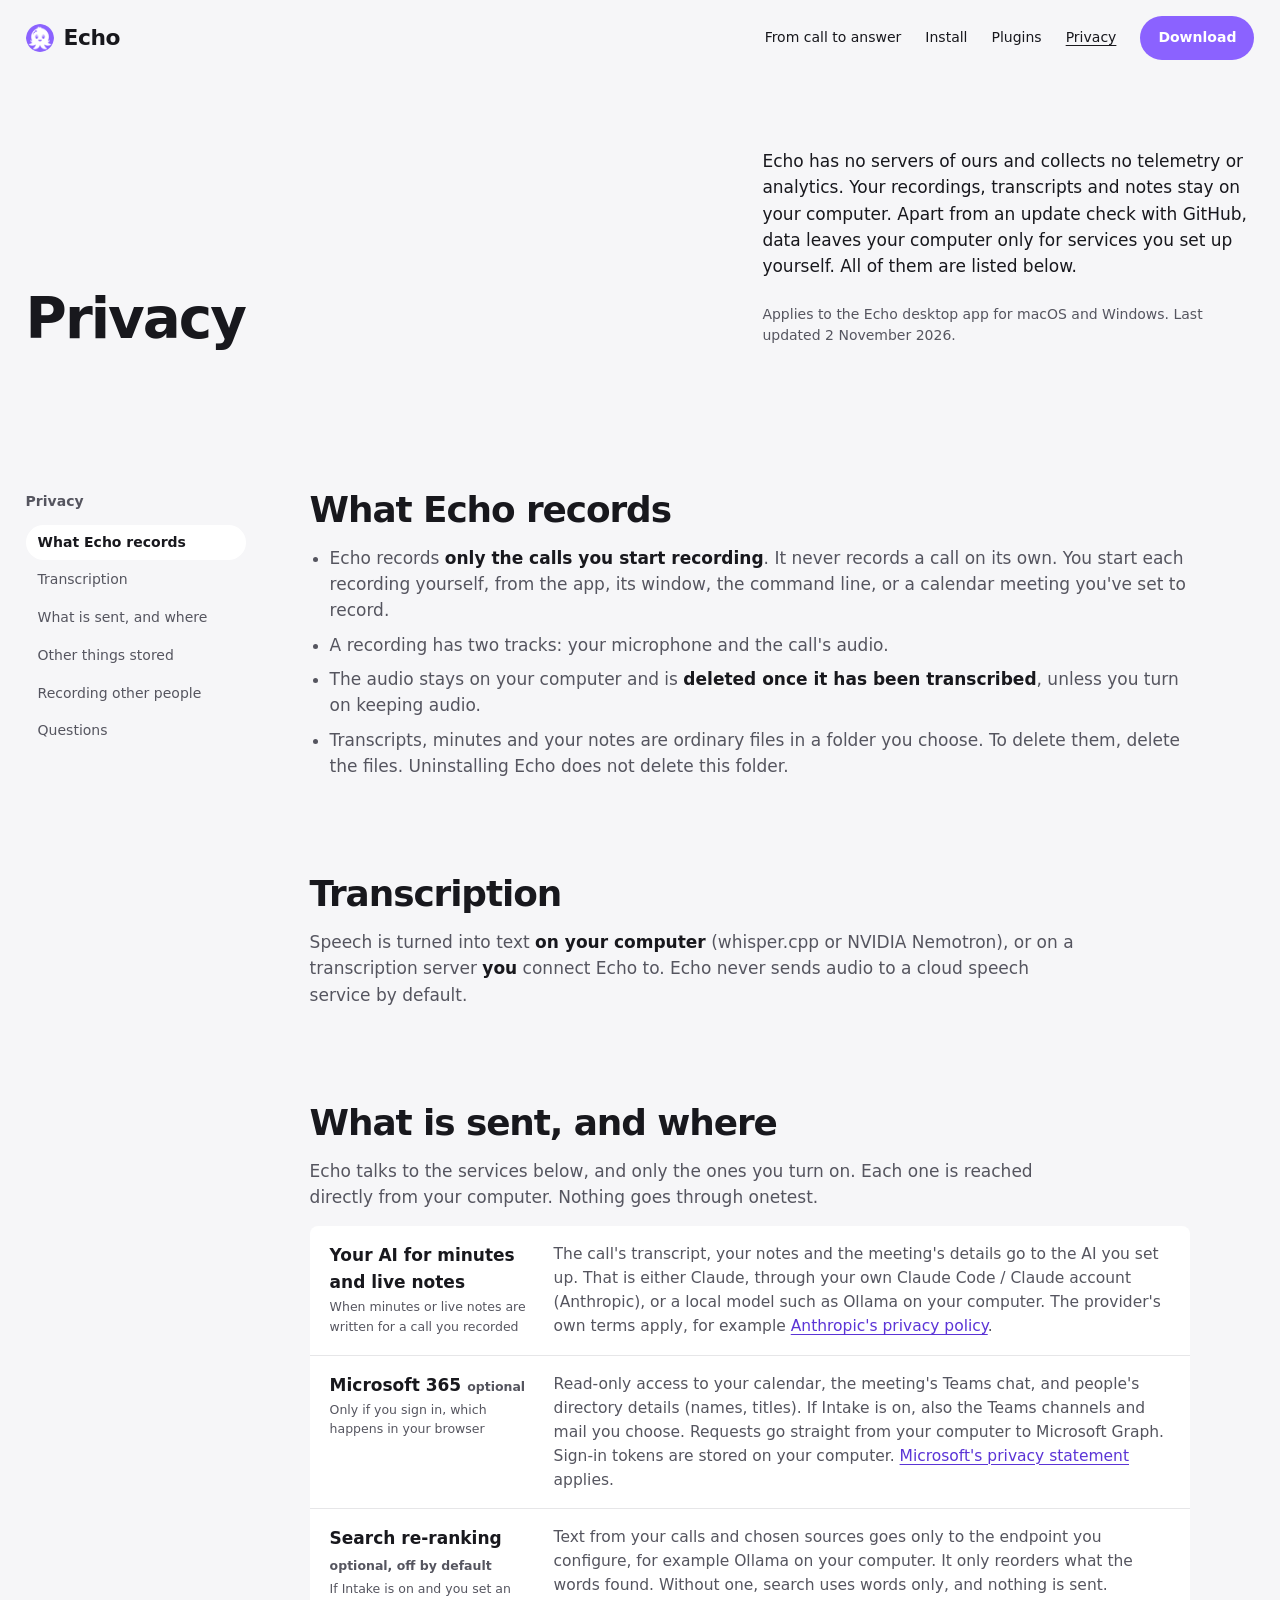
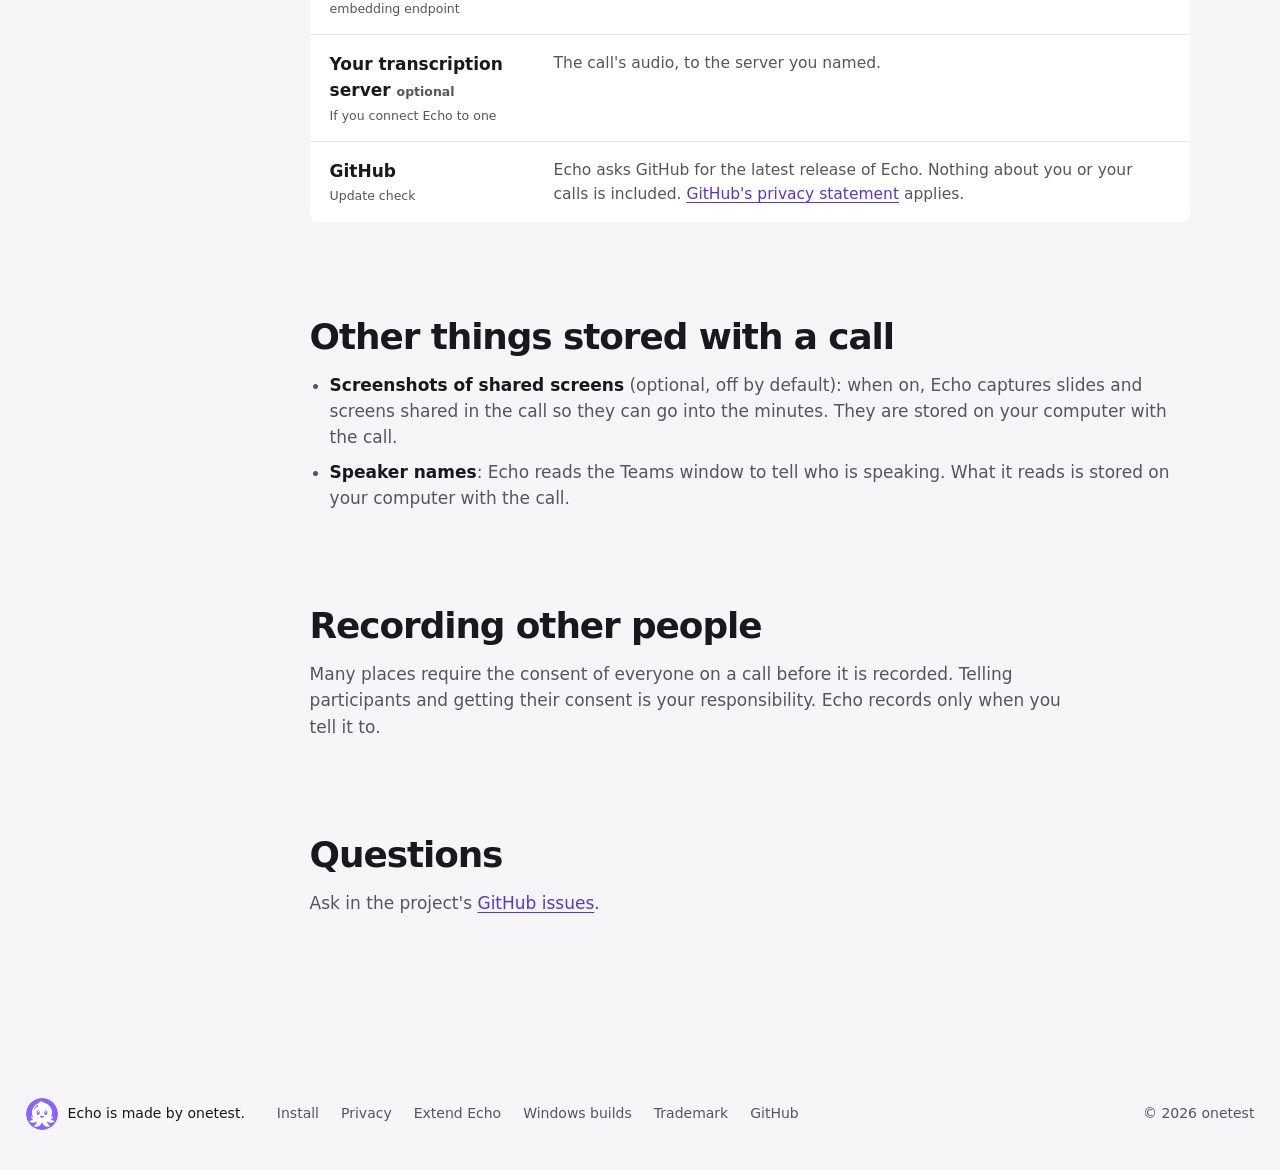
<file: privacy/index.html>
<!doctype html>
<html lang="en">
<head>
<meta charset="utf-8">
<meta name="viewport" content="width=device-width, initial-scale=1">
<title>Privacy · Echo by onetest</title>
<meta name="description" content="What Echo records, where it is stored, and what is sent where.">
<meta name="color-scheme" content="light dark">
<meta name="theme-color" content="#f6f6f8" media="(prefers-color-scheme: light)">
<meta name="theme-color" content="#141418" media="(prefers-color-scheme: dark)">
<link rel="icon" href="/assets/brand/favicon-32.png" type="image/png" sizes="32x32">
<link rel="apple-touch-icon" href="/assets/brand/apple-touch-icon.png">
<meta property="og:image" content="https://echo.onetest.ai/assets/brand/og.png">
<link rel="stylesheet" href="/assets/home.css">
<link rel="stylesheet" href="/assets/extend.css?v=10">
</head>
<body>
<a class="skip" href="#main">Skip to content</a>

<header class="bar">
  <a class="brand" href="/"><img src="/assets/brand/onetest-logo-128.png" alt="" width="28" height="28">Echo</a>
  <nav aria-label="Main">
    <a href="/#tour">From call to answer</a>
    <a href="/install/">Install</a>
    <a href="/extend/">Plugins</a>
    <a href="/privacy/" aria-current="page">Privacy</a>
    <a class="btn small" href="https://github.com/onetest-ai/echo/releases/latest">Download</a>
  </nav>
</header>

<main id="main">
<section class="hero x-hero" aria-labelledby="title">
  <div class="hero-text">
    <h1 id="title">Privacy</h1>
    <div class="hero-side">
      <p>Echo has no servers of ours and collects no telemetry or analytics. Your recordings, transcripts and notes stay on your computer. Apart from an update check with GitHub, data leaves your computer only for services you set up yourself. All of them are listed below.</p>
      <p class="hero-act"><span>Applies to the Echo desktop app for macOS and Windows. Last updated 2 November 2026.</span></p>
    </div>
</section>
<section class="docs" id="docs" aria-label="Privacy">
  <nav class="dtoc" aria-label="Privacy"><p>Privacy</p><a href="#records">What Echo records</a><a href="#transcription">Transcription</a><a href="#sent">What is sent, and where</a><a href="#stored">Other things stored</a><a href="#others">Recording other people</a><a href="#questions">Questions</a></nav>
  <article class="dart">

  <h2 id="records">What Echo records</h2>
    <ul>
      <li>Echo records <b>only the calls you start recording</b>. It never records a call on its own. You start each recording yourself, from the app, its window, the command line, or a calendar meeting you've set to record.</li>
      <li>A recording has two tracks: your microphone and the call's audio.</li>
      <li>The audio stays on your computer and is <b>deleted once it has been transcribed</b>, unless you turn on keeping audio.</li>
      <li>Transcripts, minutes and your notes are ordinary files in a folder you choose. To delete them, delete the files. Uninstalling Echo does not delete this folder.</li>
    </ul>

  <h2 id="transcription">Transcription</h2>
    <p>Speech is turned into text <b>on your computer</b> (whisper.cpp or NVIDIA Nemotron), or on a transcription server <b>you</b> connect Echo to. Echo never sends audio to a cloud speech service by default.</p>

  <h2 id="sent">What is sent, and where</h2>
    <p>Echo talks to the services below, and only the ones you turn on. Each one is reached directly from your computer. Nothing goes through onetest.</p>
  <div class="fields"><div class="f"><div><b>Your AI for minutes and live notes</b><small>When minutes or live notes are written for a call you recorded</small></div><p>The call's transcript, your notes and the meeting's details go to the AI you set up. That is either Claude, through your own Claude Code / Claude account (Anthropic), or a local model such as Ollama on your computer. The provider's own terms apply, for example <a href="https://www.anthropic.com/legal/privacy">Anthropic's privacy policy</a>.</p></div><div class="f"><div><b>Microsoft 365 <small>optional</small></b><small>Only if you sign in, which happens in your browser</small></div><p>Read-only access to your calendar, the meeting's Teams chat, and people's directory details (names, titles). If Intake is on, also the Teams channels and mail you choose. Requests go straight from your computer to Microsoft Graph. Sign-in tokens are stored on your computer. <a href="https://privacy.microsoft.com/privacystatement">Microsoft's privacy statement</a> applies.</p></div><div class="f"><div><b>Search re-ranking <small>optional, off by default</small></b><small>If Intake is on and you set an embedding endpoint</small></div><p>Text from your calls and chosen sources goes only to the endpoint you configure, for example Ollama on your computer. It only reorders what the words found. Without one, search uses words only, and nothing is sent.</p></div><div class="f"><div><b>Your transcription server <small>optional</small></b><small>If you connect Echo to one</small></div><p>The call's audio, to the server you named.</p></div><div class="f"><div><b>GitHub</b><small>Update check</small></div><p>Echo asks GitHub for the latest release of Echo. Nothing about you or your calls is included. <a href="https://docs.github.com/site-policy/privacy-policies/github-general-privacy-statement">GitHub's privacy statement</a> applies.</p></div></div>

  <h2 id="stored">Other things stored with a call</h2>
    <ul>
      <li><b>Screenshots of shared screens</b> (optional, off by default): when on, Echo captures slides and screens shared in the call so they can go into the minutes. They are stored on your computer with the call.</li>
      <li><b>Speaker names</b>: Echo reads the Teams window to tell who is speaking. What it reads is stored on your computer with the call.</li>
    </ul>

  <h2 id="others">Recording other people</h2>
    <p>Many places require the consent of everyone on a call before it is recorded. Telling participants and getting their consent is your responsibility. Echo records only when you tell it to.</p>

  <h2 id="questions">Questions</h2>
    <p>Ask in the project's <a href="https://github.com/onetest-ai/echo/issues">GitHub issues</a>.</p>
  </article>
</section>
</main>
<script>
// The contents follow the reading: the last section whose heading has passed the top is marked.
const links = [...document.querySelectorAll('.dtoc a')]
const heads = links.map((a) => document.querySelector(a.hash)).filter(Boolean)
const mark = () => {
  let cur = heads[0]
  for (const h of heads) if (h.getBoundingClientRect().top < 140) cur = h
  links.forEach((a) => a.classList.toggle('on', cur && a.hash === '#' + cur.id))
}
addEventListener('scroll', mark, { passive: true })
mark()
</script>

<footer class="foot">
  <p class="foot-who"><img src="/assets/brand/onetest-logo-128.png" alt="" width="32" height="32">Echo is made by onetest.</p>
  <nav aria-label="Footer"><a href="/install/">Install</a><a href="/privacy/">Privacy</a><a href="/extend/">Extend Echo</a><a href="/windows/">Windows builds</a><a href="/trademark/">Trademark</a><a href="https://github.com/onetest-ai/echo">GitHub</a></nav>
  <p class="foot-c">© 2026 onetest</p>
</footer>

</body>
</html>
</file>
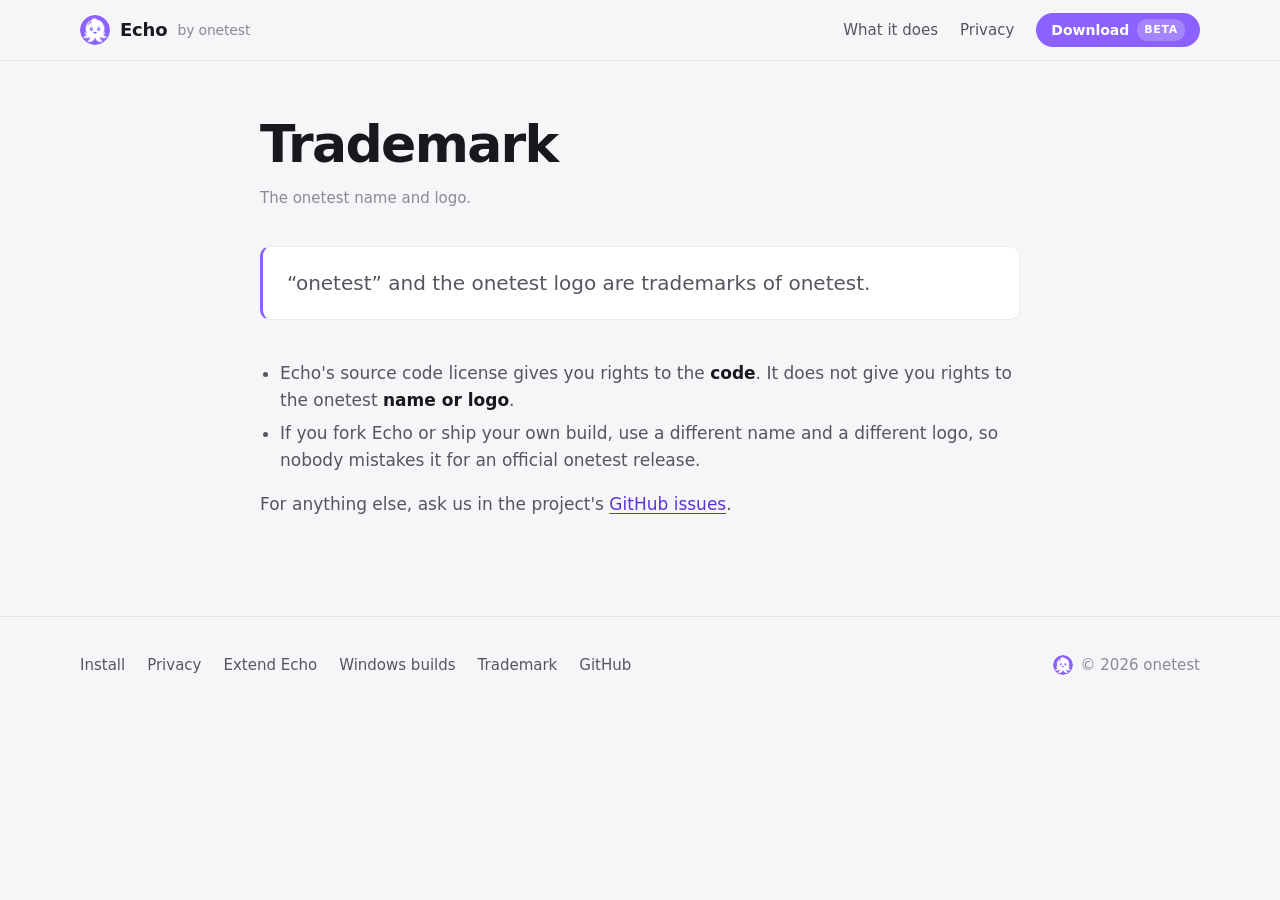
<file: trademark/index.html>
<!doctype html>
<html lang="en">
<head>
<meta charset="utf-8">
<meta name="viewport" content="width=device-width, initial-scale=1">
<title>Trademark · Echo by onetest</title>
<meta name="description" content="How the onetest name and logo may be used.">
<meta name="color-scheme" content="light dark">
<link rel="icon" href="/assets/brand/favicon-32.png" type="image/png" sizes="32x32">
<link rel="apple-touch-icon" href="/assets/brand/apple-touch-icon.png">
<link rel="stylesheet" href="/assets/site.css">
</head>
<body>
<a class="skip" href="#main">Skip to content</a>
<header class="top">
  <div class="wrap">
    <a class="brand" href="/"><img class="mark" src="/assets/brand/onetest-logo-128.png" alt="onetest" width="30" height="30">Echo <small>by onetest</small></a>
    <nav aria-label="Main">
      <a class="opt" href="/#tour">What it does</a>
      <a href="/privacy/">Privacy</a>
      <a class="btn primary small" href="https://github.com/onetest-ai/echo/releases/latest">Download <span class="tag">beta</span></a>
    </nav>
  </div>
</header>

<main id="main" class="doc">
  <div class="wrap">
    <h1>Trademark</h1>
    <p class="meta">The onetest name and logo.</p>

    <div class="summary">
      <p>“onetest” and the onetest logo are trademarks of onetest.</p>
    </div>

    <ul>
      <li>Echo's source code license gives you rights to the <strong>code</strong>. It does not give you rights to the onetest <strong>name or logo</strong>.</li>
      <li>If you fork Echo or ship your own build, use a different name and a different logo, so nobody mistakes it for an official onetest release.</li>
    </ul>
    <p>For anything else, ask us in the project's <a href="https://github.com/onetest-ai/echo/issues">GitHub issues</a>.</p>
  </div>
</main>

<footer>
  <div class="wrap">
    <nav aria-label="Footer">
      <a href="/install/">Install</a>
      <a href="/privacy/">Privacy</a>
      <a href="/extend/">Extend Echo</a>
      <a href="/windows/">Windows builds</a>
      <a href="/trademark/">Trademark</a>
      <a href="https://github.com/onetest-ai/echo">GitHub</a>
    </nav>
    <span class="made"><img src="/assets/brand/onetest-logo-128.png" alt="" width="20" height="20">© 2026 onetest</span>
  </div>
</footer>
</body>
</html>
</file>
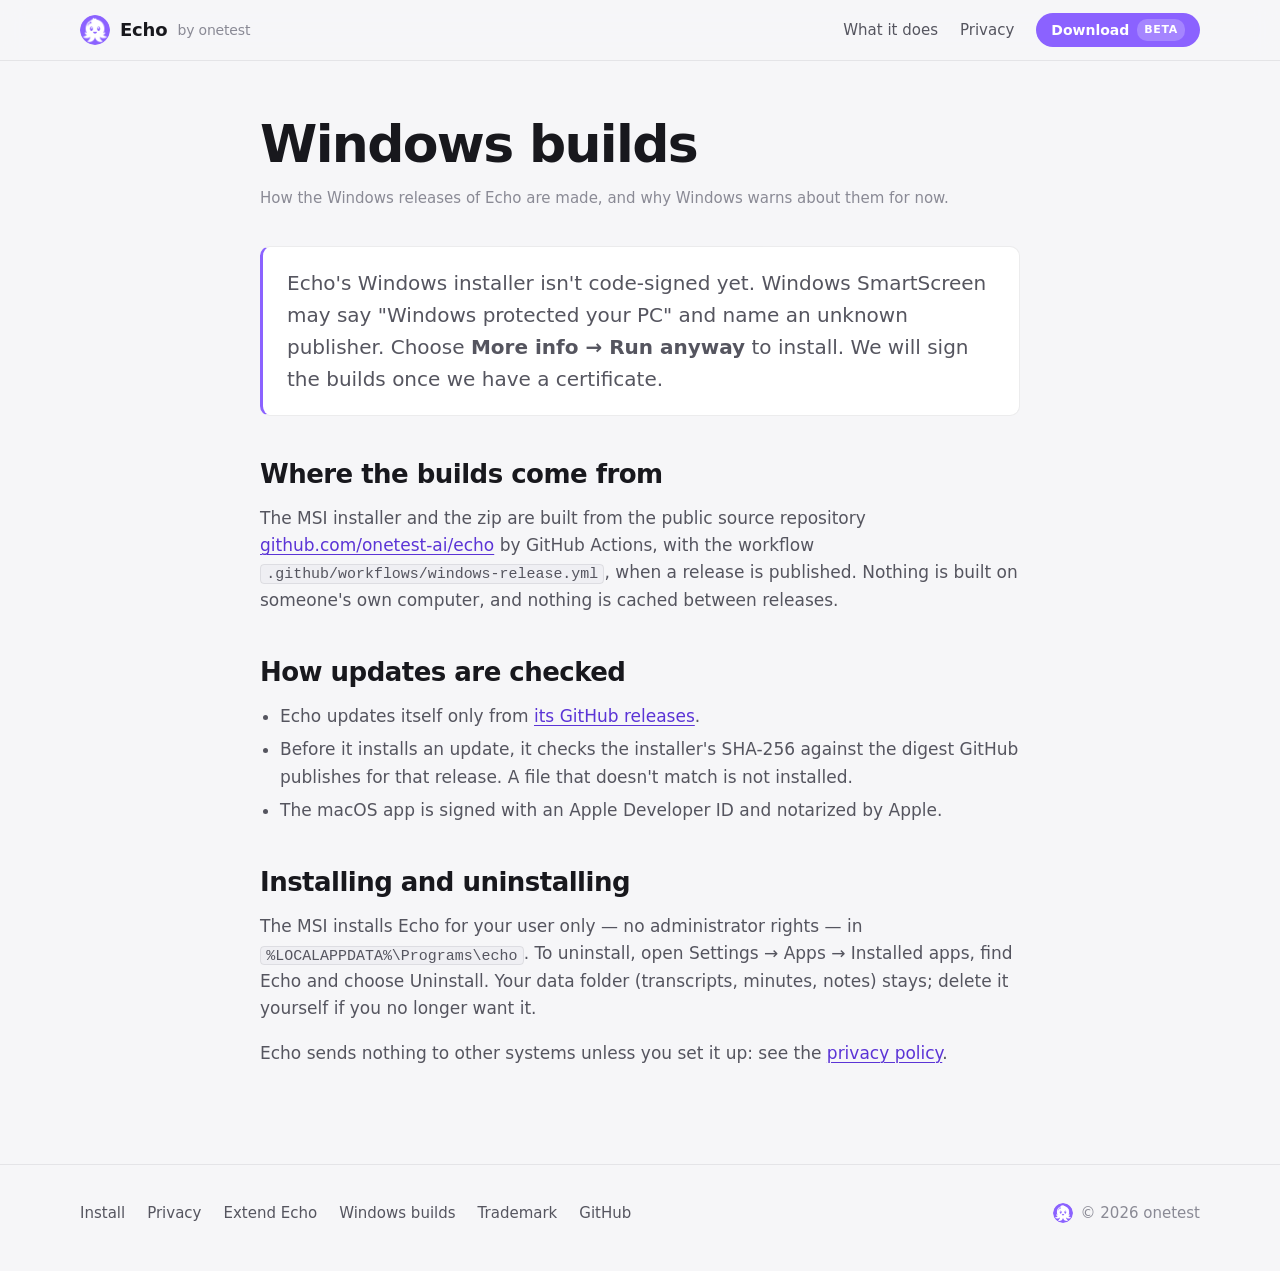
<file: windows/index.html>
<!doctype html>
<html lang="en">
<head>
<meta charset="utf-8">
<meta name="viewport" content="width=device-width, initial-scale=1">
<title>Windows builds · Echo by onetest</title>
<meta name="description" content="How the Windows releases of Echo are built and checked, and why Windows warns about them for now.">
<meta name="color-scheme" content="light dark">
<link rel="icon" href="/assets/brand/favicon-32.png" type="image/png" sizes="32x32">
<link rel="apple-touch-icon" href="/assets/brand/apple-touch-icon.png">
<link rel="stylesheet" href="/assets/site.css">
</head>
<body>
<a class="skip" href="#main">Skip to content</a>
<header class="top">
  <div class="wrap">
    <a class="brand" href="/"><img class="mark" src="/assets/brand/onetest-logo-128.png" alt="onetest" width="30" height="30">Echo <small>by onetest</small></a>
    <nav aria-label="Main">
      <a class="opt" href="/#tour">What it does</a>
      <a href="/privacy/">Privacy</a>
      <a class="btn primary small" href="https://github.com/onetest-ai/echo/releases/latest">Download <span class="tag">beta</span></a>
    </nav>
  </div>
</header>

<main id="main" class="doc">
  <div class="wrap">
    <h1>Windows builds</h1>
    <p class="meta">How the Windows releases of Echo are made, and why Windows warns about them for now.</p>
    <div class="summary"><p>Echo's Windows installer isn't code-signed yet. Windows SmartScreen may say "Windows protected your PC" and name an unknown publisher. Choose <b>More info → Run anyway</b> to install. We will sign the builds once we have a certificate.</p></div>
    <h2>Where the builds come from</h2>
    <p>The MSI installer and the zip are built from the public source repository <a href="https://github.com/onetest-ai/echo">github.com/onetest-ai/echo</a> by GitHub Actions, with the workflow <code>.github/workflows/windows-release.yml</code>, when a release is published. Nothing is built on someone's own computer, and nothing is cached between releases.</p>
    <h2>How updates are checked</h2>
    <ul>
      <li>Echo updates itself only from <a href="https://github.com/onetest-ai/echo/releases">its GitHub releases</a>.</li>
      <li>Before it installs an update, it checks the installer's SHA-256 against the digest GitHub publishes for that release. A file that doesn't match is not installed.</li>
      <li>The macOS app is signed with an Apple Developer ID and notarized by Apple.</li>
    </ul>
    <h2>Installing and uninstalling</h2>
    <p>The MSI installs Echo for your user only — no administrator rights — in <code>%LOCALAPPDATA%\Programs\echo</code>. To uninstall, open Settings → Apps → Installed apps, find Echo and choose Uninstall. Your data folder (transcripts, minutes, notes) stays; delete it yourself if you no longer want it.</p>
    <p>Echo sends nothing to other systems unless you set it up: see the <a href="/privacy/">privacy policy</a>.</p>
  </div>
</main>

<footer>
  <div class="wrap">
    <nav aria-label="Footer">
      <a href="/install/">Install</a>
      <a href="/privacy/">Privacy</a>
      <a href="/extend/">Extend Echo</a>
      <a href="/windows/">Windows builds</a>
      <a href="/trademark/">Trademark</a>
      <a href="https://github.com/onetest-ai/echo">GitHub</a>
    </nav>
    <span class="made"><img src="/assets/brand/onetest-logo-128.png" alt="" width="20" height="20">© 2026 onetest</span>
  </div>
</footer>
</body>
</html>
</file>
<file: assets/home.css>
/* Echo, alternative home page: "The well-kept board".
   Brand kept (onetest violet, Echo's speaker colours, system type). One radius (8px), round buttons. */

:root {
  --ground: #f6f6f8;
  --tile: #ffffff;
  --tile-2: #ececf1;
  --ink: #18181d;
  --muted: #55555f;
  --accent: #8b62ff;
  --accent-ink: #5b34d6;
  --on-accent: #ffffff;
  --violet-1: #e9e1ff;
  --violet-2: #cbb8ff;
  --green: #0f8a5f;  --green-1: #d8efe5;
  --orange: #b4590b; --orange-1: #f6e4d2;
  --blue: #0b72a0;   --blue-1: #d6e9f3;
  --pink: #b0306a;
  --rec: #d97757; /* taste-skill-ignore: Echo's own recording colour, from the app */
  --deep: #18181d;
  --on-deep: #ececf1;
  --line: rgb(17 17 34 / 0.1);

  --r: 8px;
  --gap: 8px;
  --m: clamp(20px, 2vw, 32px);
  --font: -apple-system, BlinkMacSystemFont, "Segoe UI Variable Text", "Segoe UI", system-ui, sans-serif;
  --display: -apple-system, BlinkMacSystemFont, "Segoe UI Variable Display", "Segoe UI", system-ui, sans-serif;

  /* five type steps */
  --t1: 14px;
  --t2: 17px;
  --t3: clamp(20px, 1.7vw, 24px);
  --t4: clamp(30px, 2.8vw, 40px);

  --ease-out: cubic-bezier(.16, 1, .3, 1);
  --ease-in-out: cubic-bezier(.65, 0, .35, 1);
  color-scheme: light dark;
}
@media (prefers-color-scheme: dark) {
  :root {
    --ground: #141418;
    --tile: #1d1d23;
    --tile-2: #26262e;
    --ink: #ececf1;
    --muted: #b0b0bb;
    --accent: #9b78ff;
    --accent-ink: #c4b0ff;
    --on-accent: #120a2a;
    --violet-1: #2a2142;
    --violet-2: #4a3a86;
    --green: #3ccf91;  --green-1: #17322a;
    --orange: #f0a24a; --orange-1: #3a2a17;
    --blue: #6cc4f0;   --blue-1: #16303d;
    --pink: #f48fb8;
    --deep: #ececf1;
    --on-deep: #18181d;
    --line: rgb(255 255 255 / 0.1);
  }
}

* { box-sizing: border-box; }
html { -webkit-text-size-adjust: 100%; }
body { margin: 0; background: var(--ground); color: var(--ink); font: var(--t2)/1.55 var(--font); -webkit-font-smoothing: antialiased; }
img { display: block; max-width: 100%; }
a { color: inherit; text-underline-offset: 0.2em; text-decoration-thickness: 0.07em; }
:focus-visible { outline: 2px solid var(--accent); outline-offset: 3px; }
::selection { background: var(--violet-2); }
h1, h2, h3, p { margin: 0; }
.sr { position: absolute; width: 1px; height: 1px; overflow: hidden; clip: rect(0 0 0 0); white-space: nowrap; }
.skip { position: absolute; left: -999px; top: 8px; }
.skip:focus { left: 12px; z-index: 10; background: var(--tile); padding: 6px 10px; }

.btn { display: inline-flex; align-items: center; justify-content: center; min-height: 48px; padding: 0 24px; border-radius: 24px; background: var(--accent); color: var(--on-accent); font-weight: 650; font-size: var(--t2); text-decoration: none;
  transition: transform 140ms var(--ease-out), background-color 220ms ease; }
.btn:active { transform: scale(0.97); }
.btn.light { background: #fff; color: #3a1f9e; }
.btn.small { min-height: 44px; padding: 0 18px; font-size: var(--t1); }
@media (hover: hover) and (pointer: fine) {
  .btn:hover { background: var(--accent-ink); color: #fff; }
  .btn.light:hover { background: var(--violet-1); color: #3a1f9e; }
}

/* ── the app's own cards (interface fragments) ── */
.ui { background: var(--tile); color: var(--ink); border-radius: var(--r); padding: 14px 16px; font-size: var(--t1); line-height: 1.45; display: grid; gap: 6px; }
.ui-kind { font-weight: 700; font-size: var(--t1); display: flex; align-items: center; gap: 6px; }
.ui-kind::before { content: ""; width: 10px; height: 10px; border-radius: 3px; background: currentColor; }
.ui-kind.task { color: var(--blue); }
.ui-kind.decision { color: var(--accent-ink); }
.ui-kind.risk { color: var(--orange); }
.ui-kind.question { color: var(--pink); }
.ui-kind.done { color: var(--green); }
.ui-title { font-weight: 650; font-size: var(--t2); line-height: 1.3; }
.ui-meta { color: var(--muted); }
.ui-meta em { font-style: normal; color: var(--accent-ink); font-weight: 600; margin-left: 4px; }
.ui-quote { color: var(--muted); border-left: 3px solid var(--violet-2); padding-left: 10px; }
.ui-quote span { display: block; color: var(--accent-ink); font-weight: 600; font-variant-numeric: tabular-nums; }
.ui-check { color: var(--green); font-weight: 650; }
.ui-utt b { display: block; font-size: var(--t1); }
.me { color: var(--green); } .sp2 { color: var(--accent-ink); } .sp3 { color: var(--orange); }
.ui-chips { display: flex; gap: 6px; flex-wrap: wrap; }
.ui-chips span { background: var(--tile-2); border-radius: 12px; padding: 2px 12px; font-weight: 650; }
.ui-pill { display: flex; align-items: center; gap: 8px; border-radius: 16px; padding: 6px 12px; background: color-mix(in srgb, var(--rec) 14%, var(--tile)); font-weight: 600; }
.ui-pill i { width: 10px; height: 10px; border-radius: 50%; background: var(--rec); }
.ui-pill span { margin-left: auto; color: var(--rec); font-variant-numeric: tabular-nums; }
.ui-discs { display: flex; }
.ui-discs span { width: 40px; height: 40px; border-radius: 50%; display: grid; place-items: center; color: #fff; font-weight: 700; font-size: var(--t1); margin-right: -8px; border: 3px solid var(--tile); }
.d1 { background: var(--accent); } .d2 { background: var(--orange); } .d3 { background: var(--blue); } .d4 { background: var(--green); }
.ui-ask { font-weight: 650; color: var(--accent-ink); }
.ui-answer { color: var(--ink); }
.ui-thread { display: flex; justify-content: space-between; gap: 8px; padding: 4px 0; }
.ui-thread b { font-weight: 650; }
.ui-thread:first-child { background: var(--violet-1); margin: -4px -8px; padding: 6px 8px; border-radius: 6px; }
.ui-row { display: flex; justify-content: space-between; gap: 8px; }
.ui-row span { color: var(--muted); }
.ui-search { background: var(--tile-2); border-radius: 18px; padding: 6px 14px; font-weight: 600; }
.ui-search::before { content: "⌕ "; color: var(--muted); }
.ui-note { display: flex; gap: 8px; }
.ui-note span { color: var(--accent-ink); font-weight: 650; font-variant-numeric: tabular-nums; }
.ui-toggle { display: flex; justify-content: space-between; align-items: center; font-weight: 600; }
.ui-toggle i { width: 34px; height: 20px; border-radius: 10px; background: var(--accent); position: relative; }
.ui-toggle i::after { content: ""; position: absolute; right: 2px; top: 2px; width: 16px; height: 16px; border-radius: 50%; background: #fff; }
.ui-prompt { background: var(--tile-2); border-radius: 6px; padding: 8px 10px; }
.ui-prompt::before { content: "› "; color: var(--accent-ink); font-weight: 700; }

/* ── showcase: the live demo ── */
.show { padding: 15vh var(--m); display: grid; justify-items: center; }
.show-head, .demo, .show-foot { width: min(1000px, 100%); }
.show-head { margin-bottom: 24px; display: grid; gap: 8px; }
.show-head h2 { font-size: var(--t4); letter-spacing: -0.025em; line-height: 1.05; }
.show-head p { color: var(--muted); max-width: 40em; }
.demo { display: grid; grid-template-columns: 62fr 38fr; min-height: 640px; border-radius: var(--r); overflow: hidden; background: var(--tile-2); margin: 0; }
.demo-board { background: var(--tile); padding: 22px; display: grid; align-content: start; gap: 16px; }
.demo-title { font-size: var(--t2); }
.demo-title span { display: block; font-size: var(--t1); color: var(--muted); }
.demo-cols { display: grid; grid-template-columns: 1fr 1fr; gap: 14px; align-items: start; }
.demo-cols > div { display: grid; gap: 10px; }
.demo-group { font-size: var(--t1); font-weight: 700; color: var(--muted); }
.card { background: var(--ground); border-radius: var(--r); padding: 12px 14px; display: none; gap: 6px; font-size: var(--t1); line-height: 1.45; }
.demo-empty { color: var(--muted); font-size: var(--t1); background: var(--ground); border-radius: var(--r); padding: 12px 14px; }
.demo:has(#m1:checked) [data-m="1"], .demo:has(#m2:checked) [data-m="2"], .demo:has(#m3:checked) [data-m="3"],
.demo:has(#m4:checked) [data-m="4"], .demo:has(#m5:checked) [data-m="5"], .demo:has(#m6:checked) [data-m="6"] { display: grid; animation: card-in 420ms var(--ease-out); }
.demo-cols > div:has(.card[data-m]:is([data-m="1"], [data-m="6"])) .demo-empty { display: block; }
.demo:has(#m1:checked) .demo-cols > div:first-child .demo-empty,
.demo:has(#m6:checked) .demo-cols > div:first-child .demo-empty,
.demo:has(#m2:checked) .demo-cols > div:last-child .demo-empty,
.demo:has(#m3:checked) .demo-cols > div:last-child .demo-empty,
.demo:has(#m4:checked) .demo-cols > div:last-child .demo-empty,
.demo:has(#m5:checked) .demo-cols > div:last-child .demo-empty { display: none; }
.demo:not(:has(#mq:checked)) .card .ui-quote { display: none; }
@keyframes card-in { from { opacity: 0; transform: translateY(10px); } }
@media (prefers-reduced-motion: reduce) { .card { animation: none !important; } }
.demo-ctl { border: 0; margin: 0; padding: 14px 18px 18px; display: flex; flex-direction: column; }
.demo-ctl legend { float: left; width: 100%; font-weight: 700; font-size: var(--t1); color: var(--muted); padding: 8px 0 6px; }
.demo-ctl label { display: flex; align-items: center; justify-content: space-between; gap: 12px; min-height: 52px; font-size: var(--t1); cursor: pointer; }
.demo-ctl label + label { box-shadow: 0 -1px 0 var(--line); } /* taste-skill-ignore: inside a data-ui fragment */
.demo-ctl label b { font-variant-numeric: tabular-nums; color: var(--accent-ink); margin-right: 6px; }
.demo-ctl label.q { margin-top: 8px; }
.demo-ctl input { appearance: none; -webkit-appearance: none; width: 42px; height: 24px; border-radius: 12px; background: color-mix(in srgb, var(--ink) 22%, transparent); position: relative; flex: none; cursor: pointer; transition: background-color 200ms ease; margin: 0; }
.demo-ctl input::after { content: ""; position: absolute; top: 3px; left: 3px; width: 18px; height: 18px; border-radius: 50%; background: #fff; transition: transform 260ms var(--ease-out); }
.demo-ctl input:checked { background: var(--accent); }
.demo-ctl input:checked::after { transform: translateX(18px); }
.demo-link { margin-top: auto; padding-top: 18px; font-size: var(--t1); color: var(--accent-ink); font-weight: 600; }
.show-foot { margin-top: 16px; color: var(--muted); font-size: var(--t1); }
@media (max-width: 820px) {
  .demo { grid-template-columns: 1fr; min-height: 0; }
  .demo-cols { grid-template-columns: 1fr; }
  .demo-ctl label { min-height: 52px; }
}

/* ── tour: sticky screen, active list ── */
.tour { display: grid; grid-template-columns: repeat(12, minmax(0, 1fr)); gap: 24px; padding: 120px var(--m) 40px; max-width: 1600px; margin: 0 auto; }
.tour-pic { grid-column: 1 / 7; position: sticky; top: 14vh; align-self: start; aspect-ratio: 16 / 10.6; border-radius: var(--r); overflow: hidden; background: var(--tile-2);
  padding-top: 28px; }
.tour-pic::before { content: ""; position: absolute; top: 9px; left: 12px; width: 42px; height: 10px; background: url("data:image/svg+xml,%3Csvg xmlns='http://www.w3.org/2000/svg' width='42' height='10'%3E%3Cg fill='%23999aa6' fill-opacity='.55'%3E%3Ccircle cx='5' cy='5' r='5'/%3E%3Ccircle cx='21' cy='5' r='5'/%3E%3Ccircle cx='37' cy='5' r='5'/%3E%3C/g%3E%3C/svg%3E") no-repeat; }
.shot { position: absolute; inset: 28px 0 0; margin: 0; display: grid; place-items: start center; opacity: 0; transition: opacity 300ms ease; background: var(--tile); }
.shot picture { display: block; width: min(100%, var(--w)); }
.shot img { display: block; width: 100%; height: auto; }
.shot:not(:has(img))::after { content: attr(data-label); align-self: center; color: var(--muted); font-size: var(--t1); }
.shot.is-active { opacity: 1; }
.tour-list { grid-column: 8 / 13; grid-row: 2; }
.tour > h2 { grid-column: 8 / 13; grid-row: 1; font-size: var(--t4); letter-spacing: -0.025em; line-height: 1.05; align-self: end; }
.tour-pic { grid-row: 1 / 3; }
.tour-list h2 { font-size: var(--t4); letter-spacing: -0.025em; line-height: 1.05; margin-bottom: 48px; }
.tour-list ol { list-style: none; margin: 0; padding: 0; }
.tour-list li { padding-bottom: 6px; }
.tour-list button { all: unset; box-sizing: border-box; width: 100%; min-height: 58px; display: flex; align-items: baseline; justify-content: space-between; gap: 12px; cursor: pointer; color: var(--muted); }
.tour-list button span { font-size: var(--t3); font-weight: 500; transition: color 200ms ease; padding-top: 14px; }
.tour-list button small { font-size: var(--t1); color: var(--muted); }
.tour-list button:focus-visible { outline: 2px solid var(--accent); outline-offset: 2px; border-radius: 4px; }
.tour-list li.is-active button span, .tour-list button:hover span { color: var(--ink); font-weight: 650; }
.tour-list li.is-active button span { color: var(--accent-ink); }
.tour-list li p { font-size: var(--t1); max-width: 34ch; color: var(--ink); display: none; padding-bottom: 12px; }
.tour-list li.is-active p { display: block; animation: card-in 360ms var(--ease-out); }
html:not(.js) .tour-list li p { display: block; }
html:not(.js) .shot:first-child { opacity: 1; }
@media (max-width: 900px) {
  .tour { grid-template-columns: 1fr; padding-top: 96px; padding-bottom: 96px; gap: 16px; }
  .tour-pic { grid-column: 1; position: sticky; top: 0; z-index: 3; height: 38svh; aspect-ratio: auto; background: var(--ground); }
  .tour-list { grid-column: 1; grid-row: auto; }
  .tour > h2 { grid-column: 1; grid-row: auto; order: -1; }
  .tour-pic { grid-row: auto; }
  .tour-list button { min-height: 56px; }
}


/* ── one frame for every screenshot ── */
.window { margin: 0 auto; width: 100%; max-width: var(--w); border-radius: 12px; overflow: hidden; background: var(--tile-2); padding-top: 28px; position: relative;
}
.window::before { content: ""; position: absolute; top: 9px; left: 12px; width: 42px; height: 10px; background: url("data:image/svg+xml,%3Csvg xmlns='http://www.w3.org/2000/svg' width='42' height='10'%3E%3Cg fill='%23999aa6' fill-opacity='.55'%3E%3Ccircle cx='5' cy='5' r='5'/%3E%3Ccircle cx='21' cy='5' r='5'/%3E%3Ccircle cx='37' cy='5' r='5'/%3E%3C/g%3E%3C/svg%3E") no-repeat; }
.window img { display: block; width: 100%; height: auto; background: var(--tile); }
.window figcaption { background: var(--tile); color: var(--muted); font-size: var(--t1); padding: 10px 16px; }

/* ── bar ── */
.bar { display: flex; align-items: center; gap: 24px; padding: 16px var(--m); max-width: 1440px; margin: 0 auto; }
.brand { display: flex; align-items: center; gap: 10px; font-weight: 720; font-size: var(--t3); letter-spacing: -0.02em; text-decoration: none; }
.brand img { border-radius: 50%; }
.bar nav { margin-left: auto; display: flex; align-items: center; gap: 24px; font-size: var(--t1); }
.bar nav a:not(.btn) { text-decoration-color: transparent; transition: text-decoration-color 200ms ease; }
.bar nav a:not(.btn):hover { text-decoration-color: currentColor; }
@media (max-width: 720px) { .bar nav a:not(.btn) { display: none; } }

/* ── hero ── */
.hero { padding: 72px var(--m) 0; max-width: 1440px; margin: 0 auto; }
.hero-text { display: grid; grid-template-columns: minmax(0, 7fr) minmax(0, 5fr); gap: 48px; align-items: end; margin-bottom: 48px; }
.why { display: grid; grid-template-columns: repeat(3, minmax(0, 1fr)); gap: 8px; margin-bottom: 72px; }
.why p { background: var(--tile); border-radius: var(--r); padding: 24px; font-size: var(--t2); line-height: 1.5; color: var(--muted); }
.why b { display: block; color: var(--ink); font-size: var(--t3); letter-spacing: -0.01em; margin-bottom: 8px; }
@media (max-width: 900px) { .why { grid-template-columns: 1fr; margin-bottom: 48px; } }
.hero h1 { font-family: var(--display); font-size: clamp(36px, 4.4vw, 64px); line-height: 1.02; letter-spacing: -0.035em; font-weight: 740; }
.hero-side p { font-size: var(--t2); }
.hero-act { display: flex; flex-wrap: wrap; align-items: center; gap: 12px 20px; margin-top: 24px !important; }
.hero-act span { font-size: var(--t1); color: var(--muted); }
@media (max-width: 900px) { .hero-text { grid-template-columns: 1fr; gap: 24px; margin-bottom: 40px; } .hero { padding-top: 40px; } }

/* ── what this call changed: the emphasis ── */
.changed { margin-top: 120px; padding: 120px var(--m); background: var(--tile-2); display: grid; justify-items: center; gap: 56px; }
.changed-head { width: min(1000px, 100%); display: grid; grid-template-columns: minmax(0, 1fr) minmax(0, 1fr); gap: 48px; align-items: end; }
.changed-head h2 { font-family: var(--display); font-size: var(--t4); line-height: 1.05; letter-spacing: -0.03em; font-weight: 720; }
.changed .demo { width: min(1000px, 100%); }
.steps { width: min(1000px, 100%); list-style: none; margin: 0; padding: 0; display: grid; grid-template-columns: repeat(4, minmax(0, 1fr)); gap: 24px; font-size: var(--t1); color: var(--muted); }
.steps b { display: block; color: var(--ink); font-size: var(--t2); margin-bottom: 4px; }
@media (max-width: 900px) { .changed-head { grid-template-columns: 1fr; gap: 16px; } .steps { grid-template-columns: 1fr 1fr; } .changed { margin-top: 96px; padding: 80px var(--m); } }
@media (max-width: 520px) { .steps { grid-template-columns: 1fr; } }

/* ── private ── */
.private { max-width: 1440px; margin: 0 auto; padding: 120px var(--m); display: grid; grid-template-columns: minmax(0, 7fr) minmax(0, 5fr); gap: 48px; align-items: start; }
.private h2 { font-size: var(--t4); letter-spacing: -0.03em; line-height: 1.05; margin-bottom: 20px; }
.private p { font-size: var(--t3); line-height: 1.4; max-width: 30em; }
.private p + p { margin-top: 16px; font-size: var(--t2); }
.private a { color: var(--accent-ink); font-weight: 600; }
.facts { display: grid; grid-template-columns: 1fr 1fr; gap: 8px; margin: 0; }
.facts div { background: var(--tile); border-radius: var(--r); padding: 20px; }
.facts dt { color: var(--muted); font-size: var(--t1); }
.facts dd { margin: 4px 0 0; font-size: var(--t3); font-weight: 650; letter-spacing: -0.01em; }
/* Plugins: what they add, and where to start writing one */
.extend { max-width: 1440px; margin: 0 auto; padding: 120px var(--m) 0; display: grid; grid-template-columns: minmax(0, 7fr) minmax(0, 5fr); gap: 48px; align-items: start; }
.extend h2 { font-size: var(--t4); letter-spacing: -0.03em; line-height: 1.05; margin-bottom: 20px; }
.extend p { font-size: var(--t3); line-height: 1.4; max-width: 30em; }
.extend p + p { margin-top: 16px; font-size: var(--t2); }
.extend a { color: var(--accent-ink); font-weight: 600; }
.plugs { list-style: none; margin: 0; padding: 0; display: grid; gap: 8px; }
.plugs li { background: var(--tile); border-radius: var(--r); padding: 20px; display: grid; gap: 4px; }
.plugs b { font-size: var(--t3); font-weight: 650; letter-spacing: -0.01em; }
.plugs span { color: var(--muted); font-size: var(--t1); line-height: 1.5; }
@media (max-width: 900px) { .extend { grid-template-columns: 1fr; padding: 96px var(--m) 0; } }
@media (max-width: 900px) { .private { grid-template-columns: 1fr; padding: 96px var(--m); } }

/* ── get ── */
.get { margin: 0 var(--m); padding: 72px clamp(24px, 5vw, 72px); background: var(--accent); color: var(--on-accent); border-radius: 12px; }
.get h2 { font-size: var(--t4); letter-spacing: -0.03em; line-height: 1.05; }
.get p { margin-top: 16px; max-width: 40em; }
.get-act { display: flex; flex-wrap: wrap; align-items: center; gap: 16px 24px; margin-top: 28px !important; }
.get-act a:not(.btn) { color: inherit; }
@media (prefers-color-scheme: dark) { .btn.light { background: #120a2a; color: #fff; } }

/* ── footer ── */
.foot { max-width: 1440px; margin: 0 auto; padding: 48px var(--m) 40px; display: flex; flex-wrap: wrap; align-items: center; gap: 16px 32px; font-size: var(--t1); color: var(--muted); }
.foot-who { display: flex; align-items: center; gap: 10px; color: var(--ink); }
.foot-who img { border-radius: 50%; }
.foot nav { display: flex; flex-wrap: wrap; gap: 8px 22px; }
.foot nav a { text-decoration-color: transparent; }
.foot nav a:hover { text-decoration-color: currentColor; }
.foot-c { margin-left: auto; }

/* ── motion: quiet, once ── */
@media (prefers-reduced-motion: no-preference) {
  .js .hero h1, .js .hero-side, .js .why, .js .hero-shot { opacity: 0; transform: translateY(20px); animation: rise 900ms var(--ease-out) forwards; }
  .js .hero-side { animation-delay: 90ms; }
  .js .why { animation-delay: 160ms; }
  .js .hero-shot { animation-delay: 240ms; }
  @keyframes rise { to { opacity: 1; transform: none; } }
  .js .changed-head, .js .changed .demo, .js .steps, .js .changed .window, .js .private > *, .js .get { opacity: 0; transform: translateY(24px); transition: opacity 700ms var(--ease-out), transform 900ms var(--ease-out); }
  .js .changed-head.is-in, .js .changed .demo.is-in, .js .steps.is-in, .js .changed .window.is-in, .js .private > .is-in, .js .get.is-in { opacity: 1; transform: none; }
  .js .tour-pic { clip-path: inset(0 0 100% 0); transition: clip-path 1100ms var(--ease-in-out); }
  .js .tour-pic .shot { transform: scale(1.06); transition: opacity 300ms ease, transform 1500ms var(--ease-out); }
  .js .tour.is-in .tour-pic { clip-path: inset(0); }
  .js .tour.is-in .tour-pic .shot { transform: none; }
}

/* ── whole-window screenshots, shown big ── */
.window { max-width: min(1280px, 100%); border-radius: 10px; padding-top: 0; }
.window::before { display: none; }
.hero-shot { margin-inline: auto; }
.changed .window { width: min(1280px, 100%); }
.changed { gap: 56px; }

/* tour: the list becomes a row above one large window */
.tour { display: block; max-width: 1360px; padding: 120px var(--m); }
.tour > h2 { margin-bottom: 32px; }
.tour-list ol { display: grid; grid-template-columns: repeat(7, minmax(0, 1fr)); gap: 8px; }
.tour-list li { padding: 0; }
.tour-list button { min-height: 0; padding: 14px 16px; border-radius: var(--r); background: var(--tile); flex-direction: column; align-items: flex-start; gap: 2px; }
.tour-list button span { padding-top: 0; font-size: var(--t2); }
.tour-list li.is-active button { background: var(--accent); }
.tour-list li.is-active button span, .tour-list li.is-active button small { color: var(--on-accent); }
.tour-list li p { display: none !important; }
.tour-desc { min-height: 3.2em; margin: 20px 0 24px; max-width: 52em; font-size: var(--t3); line-height: 1.4; }
.tour-pic { position: relative; top: auto; aspect-ratio: 16 / 10; width: min(1280px, 100%); margin: 0 auto; padding-top: 0; border-radius: 10px; background: var(--tile); }
.tour-pic::before { display: none; }
.tour-pic .shot { inset: 0; }
.tour-pic .shot picture { width: 100%; }
@media (max-width: 1000px) { .tour-list ol { grid-template-columns: repeat(4, minmax(0, 1fr)); } }
@media (max-width: 600px) {
  .tour-list ol { grid-template-columns: repeat(2, minmax(0, 1fr)); }
  .tour-pic { position: relative; height: auto; }
}
html:not(.js) .tour-list li p { display: block !important; }

.get code { font: 0.92em ui-monospace, "SF Mono", "Cascadia Mono", Consolas, monospace; } /* taste-skill-ignore: a real command name */

/* tour, final: the list on the left, one large window on the right, all on one screen */
.tour { display: grid; grid-template-columns: 300px minmax(0, 1fr); column-gap: 32px; align-items: start; max-width: 1440px; }
.tour > h2 { grid-column: 1; grid-row: 1; margin-bottom: 20px; font-size: var(--t3); }
.tour-list { grid-column: 1; grid-row: 2; }
.tour-desc { display: none; }
.tour-pic { grid-column: 2; grid-row: 1 / span 2; position: sticky; top: 24px; width: 100%; margin: 0; }
.tour-list ol { grid-template-columns: 1fr; gap: 6px; }
.tour-list button { flex-direction: row; align-items: baseline; justify-content: space-between; padding: 12px 14px; }
.tour-list li.is-active p { display: block !important; margin: 0; padding: 10px 14px 4px; font-size: var(--t1); line-height: 1.45; color: var(--muted); max-width: none; }
@media (max-width: 900px) {
  .tour { grid-template-columns: 1fr; }
  .tour > h2 { font-size: var(--t4); }
  .tour-list, .tour-pic { grid-column: 1; grid-row: auto; }
  .tour-pic { position: relative; top: auto; margin-top: 20px; }
}
.tour-pic { width: min(100%, calc((100svh - 48px) * 1.6)); justify-self: start; }
.tour-list button { padding: 10px 14px; }
@media (max-width: 900px) { .tour-pic { width: 100%; } }
</file>
<file: assets/extend.css>
/* /extend/: the home page's language (tiles, big type, the grey band), for the plugin docs. */
.x-hero { padding-bottom: 0; }
.x-hero .hero-side p + p { margin-top: 16px; }
.halves { display: grid; grid-template-columns: 1fr 1fr; gap: var(--gap); }
.half { background: var(--tile); border-radius: var(--r); padding: 24px; display: grid; gap: 6px; }
.half small, .tiles code, .api code, .file figcaption { font: 13px/1.4 ui-monospace, "SF Mono", "Cascadia Mono", Menlo, Consolas, monospace; color: var(--accent-ink); }
.half b { font-size: var(--t3); letter-spacing: -0.01em; }
.half p { color: var(--muted); font-size: var(--t2); }
code { font: 0.88em ui-monospace, "SF Mono", "Cascadia Mono", Menlo, Consolas, monospace; }
.steps code { color: var(--ink); font-size: 12.5px; word-break: break-word; }
.stepper { width: min(1100px, 100%); display: grid; gap: 24px; }
.step-tabs { display: flex; gap: 6px; overflow-x: auto; padding-bottom: 2px; }
.step-tabs button { all: unset; box-sizing: border-box; display: flex; align-items: center; gap: 10px; padding: 10px 16px 10px 10px; border-radius: 24px; cursor: pointer; font-size: var(--t1); font-weight: 600; color: var(--muted); white-space: nowrap; }
.step-tabs button span { width: 26px; height: 26px; border-radius: 50%; display: grid; place-items: center; background: var(--tile); color: var(--ink); font-size: 13px; }
.step-tabs button[aria-selected="true"] { background: var(--tile); color: var(--ink); }
.step-tabs button[aria-selected="true"] span { background: var(--accent); color: var(--on-accent); }
.step-tabs button:focus-visible { outline: 2px solid var(--accent); outline-offset: 2px; }
.step-p { display: grid; grid-template-columns: minmax(0, 4fr) minmax(0, 7fr); gap: 32px; align-items: start; }
.x-js .step-p:not(.on) { display: none; }
html:not(.x-js) .step-tabs { display: none; }
.step-t { display: grid; gap: 10px; padding-top: 8px; }
.step-t small { color: var(--muted); font-size: var(--t1); }
.step-t h3 { font-family: var(--display); font-size: var(--t3); letter-spacing: -0.02em; }
.step-t p { color: var(--muted); }
.step-t code { color: var(--ink); }
.step-nav { display: flex; align-items: center; gap: 16px; margin-top: 12px !important; }
.step-nav button:not(.btn) { all: unset; cursor: pointer; color: var(--ink); font-size: var(--t1); font-weight: 600; }
.step-nav .btn { border: 0; cursor: pointer; font: inherit; font-weight: 650; }
.file { margin: 0; background: var(--tile); border-radius: var(--r); overflow: hidden; min-width: 0; }
.file figcaption { padding: 12px 16px 0; }
.file pre { margin: 0; padding: 10px 16px 16px; overflow-x: auto; font: 13px/1.55 ui-monospace, "SF Mono", "Cascadia Mono", Menlo, Consolas, monospace; }
.x-uses, .x-api { max-width: 1440px; margin: 0 auto; padding: 120px var(--m) 0; display: grid; gap: 40px; }
.x-head { display: grid; grid-template-columns: minmax(0, 7fr) minmax(0, 5fr); gap: 48px; align-items: end; }
.x-head h2 { font-family: var(--display); font-size: var(--t4); line-height: 1.05; letter-spacing: -0.03em; font-weight: 720; }
.x-head h2 code { font-size: 0.82em; }
.x-head p { color: var(--muted); }
.tiles { list-style: none; margin: 0; padding: 0; display: grid; grid-template-columns: repeat(3, minmax(0, 1fr)); gap: var(--gap); }
.tiles li { background: var(--tile); border-radius: var(--r); padding: 20px; display: grid; gap: 6px; align-content: start; }
.tiles b { font-size: var(--t2); font-weight: 600; line-height: 1.35; }
.tiles span { color: var(--muted); font-size: var(--t1); }
.api { display: grid; grid-template-columns: 1fr 1fr; gap: var(--gap); }
.api > div { background: var(--tile); border-radius: var(--r); padding: 24px; }
.api h3 { font-size: var(--t3); letter-spacing: -0.01em; margin-bottom: 12px; }
.api ul { list-style: none; margin: 0; padding: 0; }
.api li { display: grid; grid-template-columns: minmax(0, 2fr) minmax(0, 3fr); gap: 16px; padding: 10px 0; border-top: 1px solid var(--line); font-size: var(--t1); }
.api li span { color: var(--muted); }
.x-ex { padding-bottom: 120px; }
.plugs a { text-decoration: none; }
.plugs a:hover b { color: var(--accent-ink); }
.bar nav a[aria-current] { text-decoration-color: currentColor; }
@media (max-width: 900px) {
  .halves, .api, .x-head, .step-p { grid-template-columns: 1fr; }
  .tiles { grid-template-columns: 1fr 1fr; }
  .x-uses, .x-api { padding-top: 96px; }
}
@media (max-width: 600px) { .tiles { grid-template-columns: 1fr; } .api li { grid-template-columns: 1fr; gap: 2px; } }

/* the documentation after the hero: contents on the left, the article on the ground */
.docs { max-width: 1440px; margin: 0 auto; padding: 96px var(--m) 120px; display: grid; grid-template-columns: 220px minmax(0, 1fr); gap: 64px; align-items: start; }
.dtoc { position: sticky; top: 24px; display: grid; gap: 2px; font-size: var(--t1); }
.dtoc p { color: var(--muted); font-weight: 650; margin-bottom: 10px; }
.dtoc a { text-decoration: none; color: var(--muted); padding: 7px 12px; border-radius: 18px; }
.dtoc a:hover { color: var(--ink); }
.dtoc a.on { background: var(--tile); color: var(--ink); font-weight: 600; }
.dart { max-width: 880px; min-width: 0; }
.dart > h2 { font-family: var(--display); font-size: var(--t4); letter-spacing: -0.03em; line-height: 1.05; font-weight: 720; margin: 96px 0 16px; scroll-margin-top: 24px; }
.dart > h2:first-child { margin-top: 0; }
.dart h3 { font-size: var(--t3); letter-spacing: -0.015em; margin: 40px 0 12px; }
.dart > p, .dart > ul > li { color: var(--muted); }
.dart > p { margin-bottom: 14px; max-width: 72ch; }
.dart b { color: var(--ink); }
.dart ul { padding-left: 20px; display: grid; gap: 8px; margin: 14px 0; }
.dart a { color: var(--accent-ink); }
.dart code { color: var(--ink); }
.code { margin: 12px 0 20px; padding: 16px 18px; background: var(--tile); border-radius: var(--r); overflow-x: auto; font: 13px/1.6 ui-monospace, "SF Mono", "Cascadia Mono", Menlo, Consolas, monospace; }
.code code { font: inherit; }
.where { display: grid; grid-template-columns: repeat(3, minmax(0, 1fr)); gap: var(--gap); margin: 20px 0; }
.where div { background: var(--tile); border-radius: var(--r); padding: 16px; display: grid; gap: 6px; }
.where small { color: var(--muted); font-size: var(--t1); }
.where code { font-size: 12.5px; word-break: break-all; }
.dart .stepper { width: 100%; margin-top: 20px; }
.dart .step-tabs button { background: transparent; }
.dart .step-tabs button[aria-selected="true"] { background: var(--tile); }
.dart .step-tabs button span { background: var(--tile-2); }
.dart .step-tabs button[aria-selected="true"] span { background: var(--accent); color: var(--on-accent); }
.dart .step-tabs { gap: 2px; }
.dart .step-tabs button { padding-right: 12px; }
.fields { display: grid; background: var(--tile); border-radius: var(--r); overflow: hidden; margin: 16px 0; }
.f { display: grid; grid-template-columns: 200px minmax(0, 1fr); gap: 24px; padding: 16px 20px; border-top: 1px solid var(--line); }
.f:first-child { border-top: 0; }
.f div { display: grid; gap: 2px; align-content: start; }
.f small { color: var(--muted); font-size: 12.5px; }
.f p { color: var(--muted); font-size: 15.5px; }
.caps { display: grid; grid-template-columns: 1fr 1fr; gap: var(--gap); margin: 16px 0; }
.cap { background: var(--tile); border-radius: var(--r); padding: 18px 20px; display: grid; gap: 8px; align-content: start; }
.cap-h { display: flex; flex-wrap: wrap; align-items: baseline; gap: 6px 12px; }
.cap-h code { font-weight: 650; color: var(--accent-ink); }
.cap-h .v { font-weight: 400; color: var(--muted); font-size: 12px; }
.cap .sheet { font-weight: 600; color: var(--ink); line-height: 1.4; }
.cap p:not(.sheet) { color: var(--muted); font-size: 15px; }
.fn { background: var(--tile); border-radius: var(--r); padding: 18px 20px; margin: 8px 0; }
.fn-h { display: flex; flex-wrap: wrap; align-items: baseline; justify-content: space-between; gap: 6px 16px; margin-bottom: 8px; }
.fn-h > code { font-weight: 650; color: var(--accent-ink); font-size: 14px; }
.needs { font-size: 12.5px; color: var(--muted); white-space: nowrap; }
.needs code { color: var(--muted); }
.fn p { color: var(--muted); font-size: 15.5px; }
.fn .code { background: var(--ground); margin: 12px 0 0; }
.sec li { color: var(--muted); }
.exs { display: grid; grid-template-columns: repeat(3, minmax(0, 1fr)); gap: var(--gap); margin: 16px 0 20px; }
.exs a { background: var(--tile); border-radius: var(--r); padding: 20px; text-decoration: none; color: var(--ink); display: grid; gap: 6px; }
.exs a:hover b { color: var(--accent-ink); }
.exs b { font-size: var(--t3); }
.exs span { color: var(--muted); font-size: var(--t1); }
@media (max-width: 1000px) { .docs { grid-template-columns: 1fr; gap: 24px; } .dtoc { position: static; display: flex; flex-wrap: wrap; } .dtoc p { width: 100%; } .caps, .exs, .where { grid-template-columns: 1fr; } .f { grid-template-columns: 1fr; gap: 6px; } }

/* Quick start: the steps one after another, a number beside each, its file beside it */
.qs { list-style: none; margin: 24px 0 0; padding: 0; display: grid; gap: 40px; counter-reset: none; }
.qs-step { display: grid; grid-template-columns: minmax(0, 4fr) minmax(0, 7fr); gap: 28px; align-items: start; position: relative; padding-left: 52px; }
.qs-step::before { content: ""; position: absolute; left: 15px; top: 40px; bottom: -40px; width: 2px; background: var(--line); }
.qs-step:last-child::before { display: none; }
.qs-n { position: absolute; left: 0; top: 0; width: 32px; height: 32px; border-radius: 50%; display: grid; place-items: center; background: var(--accent); color: var(--on-accent); font-weight: 700; font-size: 14px; }
.qs .step-t { padding-top: 2px; gap: 8px; }
.qs .step-t h3 { margin: 0; }
.qs .file { margin: 0; }
.qs-step.solo { grid-template-columns: minmax(0, 1fr); }
.qs-step.solo .step-t p { max-width: 72ch; }
@media (max-width: 1000px) { .qs-step { grid-template-columns: 1fr; gap: 14px; } }

/* a capability under its Host API group: the manifest's key and the install sheet's words */
.capline { display: flex; flex-wrap: wrap; align-items: baseline; gap: 4px 14px; padding: 10px 14px; margin: 0 0 8px; border-radius: var(--r); background: var(--violet-1); }
.capline code { font-size: 12.5px; color: var(--accent-ink); }
.capline span { font-size: 14px; color: var(--ink); }
.capnote { color: var(--muted); font-size: 15px; margin: 0 0 10px; }

/* slots: where a plugin's button shows, and what its target holds */
.slots { display: grid; gap: var(--gap); margin: 12px 0 16px; }
.slot { background: var(--tile); border-radius: var(--r); padding: 18px 20px; display: grid; grid-template-columns: minmax(0, 2fr) minmax(0, 3fr); gap: 20px; }
.slot-h { display: grid; gap: 6px; align-content: start; }
.slot-h code { font-weight: 650; color: var(--accent-ink); }
.slot-h span { color: var(--muted); font-size: 15px; }
.slot-t { display: grid; gap: 4px; }
.slot-t small { color: var(--muted); font-size: 12.5px; }
.slot-t code { font-size: 13px; }
.slot-t p { color: var(--muted); font-size: 14.5px; }
@media (max-width: 1000px) { .slot { grid-template-columns: 1fr; gap: 10px; } }

/* where a plugin shows up: one screenshot per place, then its code and what it gets */
.surf-nav { display: flex; flex-wrap: wrap; gap: 6px; margin: 8px 0 8px; }
.surf-nav a { text-decoration: none; background: var(--tile); color: var(--ink); padding: 6px 12px; border-radius: 16px; font-size: var(--t1); }
.surf-nav a:hover { color: var(--accent-ink); }
.surf-group { margin-top: 48px !important; }
.surf { margin: 36px 0 0; scroll-margin-top: 24px; }
.surf h3 { margin: 0 0 6px; }
.where-in { color: var(--muted); margin-bottom: 12px; }
.shot-x { margin: 0 0 12px; background: var(--tile); border-radius: var(--r); padding: 10px; }
.shot-x { display: flex; justify-content: center; }
.shot-x img { max-width: 100%; width: auto; height: auto; border-radius: 6px; display: block; }
.gets { display: grid; margin: 4px 0 12px; background: var(--tile); border-radius: var(--r); overflow: hidden; }
.gets div { display: grid; grid-template-columns: minmax(0, 2fr) minmax(0, 3fr); gap: 16px; padding: 10px 16px; border-top: 1px solid var(--line); }
.gets div:first-child { border-top: 0; }
.gets dt code { color: var(--accent-ink); font-size: 13px; }
.gets dd { margin: 0; color: var(--muted); font-size: 14.5px; }
@media (max-width: 1000px) { .gets div { grid-template-columns: 1fr; gap: 2px; } }

.dlinks { background: var(--violet-1); border-radius: var(--r); padding: 12px 16px; font-size: 15px; color: var(--ink) !important; }

/* a function or capability not in a released Echo yet: which Echo it needs */
.new { display: inline-block; font-size: 11.5px; font-weight: 600; line-height: 1.5; padding: 0 8px; border-radius: 10px; background: var(--violet-1); color: var(--accent-ink); white-space: nowrap; vertical-align: 1px; }
.fn-h .new, h3 .new { margin-left: 6px; }

/* Writing the docs: a summary, then one fact per bullet, under small labels (see README) */
.rules { list-style: disc; margin: 6px 0 10px; padding-left: 20px; display: grid; gap: 4px; }
.rules li { color: var(--muted); font-size: 15px; line-height: 1.5; }
.fn .rules li, .gets .rules li, .f .rules li { font-size: 14.5px; }
.gets dd .rules { margin: 6px 0 0; }
.lbl { margin: 14px 0 4px; color: var(--muted); font-size: 12px; font-weight: 600; letter-spacing: 0.06em; text-transform: uppercase; }
.fn > p { max-width: 72ch; }
.dart :not(pre) > code { overflow-wrap: anywhere; }
.gets dt, .gets dd, .f > *, .fn { min-width: 0; }
</file>
<file: assets/site.css>
/* echo.onetest.ai — tokens shared with the Echo window (crates/echoctl/ui/app.css).
   No web fonts, no external requests: system type, one accent (onetest violet), light + dark. */

:root {
  --accent: #8b62ff;
  --accent-strong: #7448f5;
  --accent-soft: rgb(139 98 255 / 0.12);
  --accent-ink: #5b34d6;

  --bg: #f6f6f8;
  --surface: #ffffff;
  --sidebar: #efeff3;
  --line: rgb(17 17 34 / 0.08);
  --line-strong: rgb(17 17 34 / 0.14);
  --text: #18181d;
  --text-2: #55555f;
  --text-3: #8a8a95;
  --me: #0f8a5f;
  --remote: #5b34d6;
  --spk2: #b4590b;
  --spk3: #0b72a0;
  --warn: #b25b00;
  --recording: #d97757;

  --r-control: 6px;
  --r-panel: 10px;
  --shadow: 0 1px 2px rgb(30 20 70 / 0.06), 0 6px 24px rgb(30 20 70 / 0.06);
  --font: -apple-system, BlinkMacSystemFont, "Segoe UI Variable Text", "Segoe UI", system-ui, sans-serif;
  --display: -apple-system, BlinkMacSystemFont, "Segoe UI Variable Display", "Segoe UI", system-ui, sans-serif;
  --mono: ui-monospace, "SF Mono", "Cascadia Mono", Menlo, Consolas, monospace;
  --wrap: 1120px;
  color-scheme: light dark;
}

@media (prefers-color-scheme: dark) {
  :root {
    --accent: #9b78ff;
    --accent-strong: #ae92ff;
    --accent-soft: rgb(155 120 255 / 0.16);
    --accent-ink: #c4b0ff;
    --bg: #141418;
    --surface: #1b1b21;
    --sidebar: #17171c;
    --line: rgb(255 255 255 / 0.07);
    --line-strong: rgb(255 255 255 / 0.13);
    --text: #ececf1;
    --text-2: #a9a9b4;
    --text-3: #74747f;
    --me: #3ccf91;
    --remote: #b39cff;
    --spk2: #f0a24a;
    --spk3: #6cc4f0;
    --warn: #f0a24a;
    --shadow: 0 1px 2px rgb(0 0 0 / 0.3), 0 8px 28px rgb(0 0 0 / 0.35);
  }
}

* { box-sizing: border-box; }
html { scroll-behavior: smooth; -webkit-text-size-adjust: 100%; }
@media (prefers-reduced-motion: reduce) { html { scroll-behavior: auto; } }
body {
  margin: 0;
  background: var(--bg);
  color: var(--text);
  font: 17px/1.6 var(--font);
  -webkit-font-smoothing: antialiased;
}
::selection { background: var(--accent-soft); }
a { color: var(--accent-ink); text-underline-offset: 3px; text-decoration-thickness: 1px; }
a:hover { text-decoration-thickness: 2px; }
:focus-visible { outline: 2px solid var(--accent); outline-offset: 3px; border-radius: 4px; }
img, svg { display: block; max-width: 100%; }
code, kbd { font-family: var(--mono); font-size: 0.88em; background: var(--sidebar); border: 1px solid var(--line); border-radius: 4px; padding: 0.05em 0.35em; }

.wrap { width: min(var(--wrap), 100% - 40px); margin-inline: auto; }
.skip { position: absolute; left: -999px; top: 8px; }
.skip:focus { left: 12px; z-index: 10; background: var(--surface); padding: 6px 10px; }

/* ── header ── */
.top { position: sticky; top: 0; z-index: 5; background: color-mix(in srgb, var(--bg) 86%, transparent); backdrop-filter: saturate(1.4) blur(12px); -webkit-backdrop-filter: saturate(1.4) blur(12px); border-bottom: 1px solid var(--line); }
.top .wrap { display: flex; align-items: center; gap: 24px; height: 60px; }
.brand { display: flex; align-items: center; gap: 10px; color: var(--text); text-decoration: none; font-weight: 680; font-size: 18px; letter-spacing: -0.01em; }
.brand .mark { width: 30px; height: 30px; color: var(--accent); }
.brand small { font-weight: 450; color: var(--text-3); font-size: 14px; }
.top nav { margin-left: auto; display: flex; align-items: center; gap: 22px; font-size: 15px; }
.top nav a { color: var(--text-2); text-decoration: none; }
.top nav a:hover, .top nav a[aria-current] { color: var(--text); }
@media (max-width: 720px) { .top nav a.opt { display: none; } }

/* ── buttons ── */
.btn { display: inline-flex; align-items: center; gap: 8px; height: 44px; padding: 0 20px; border-radius: 22px; font-weight: 620; font-size: 16px; text-decoration: none; border: 1px solid transparent; white-space: nowrap; }
.btn.primary { background: var(--accent); color: #fff; }
.btn.primary:hover { background: var(--accent-strong); }
.btn.ghost { border-color: var(--line-strong); color: var(--text); background: var(--surface); }
.btn.ghost:hover { border-color: var(--accent); }
.btn.small { height: 34px; padding: 0 14px; font-size: 14px; border-radius: 17px; }
.tag { display: inline-block; font-size: 11px; font-weight: 700; letter-spacing: 0.06em; text-transform: uppercase; padding: 2px 7px; border-radius: 10px; background: rgb(255 255 255 / 0.22); }
.btn.ghost .tag { background: var(--accent-soft); color: var(--accent-ink); }

/* ── hero ── */
.hero { padding: 72px 0 40px; }
.hero .wrap { display: grid; grid-template-columns: minmax(0, 1fr) minmax(0, 1.08fr); gap: 56px; align-items: center; }
.hero h1 { font-family: var(--display); font-size: clamp(40px, 5.6vw, 68px); line-height: 1.02; letter-spacing: -0.035em; margin: 0 0 22px; font-weight: 720; }
.hero h1 em { font-style: normal; color: var(--accent); }
.hero .lede { font-size: 20px; color: var(--text-2); margin: 0 0 30px; max-width: 34em; }
.hero .cta { display: flex; flex-wrap: wrap; gap: 12px; margin-bottom: 18px; }
.hero .fine { font-size: 14px; color: var(--text-3); margin: 0; }
@media (max-width: 920px) { .hero .wrap { grid-template-columns: 1fr; gap: 40px; } .hero { padding-top: 48px; } }

/* ── sections ── */
section { padding: 72px 0; }
.band { background: var(--surface); border-block: 1px solid var(--line); }
h2 { font-family: var(--display); font-size: clamp(30px, 3.6vw, 44px); line-height: 1.08; letter-spacing: -0.028em; margin: 0 0 16px; font-weight: 700; }
.sub { font-size: 19px; color: var(--text-2); margin: 0 0 40px; max-width: 40em; }

/* features: three moments of a call */
.moments { display: grid; gap: 56px; }
.moment { display: grid; grid-template-columns: 260px minmax(0, 1fr); gap: 40px; }
.moment > header h3 { font-family: var(--display); font-size: 26px; letter-spacing: -0.02em; margin: 0 0 8px; line-height: 1.15; }
.moment > header p { margin: 0; color: var(--text-3); font-size: 15px; }
.feats { display: grid; grid-template-columns: repeat(2, minmax(0, 1fr)); gap: 28px 40px; margin: 0; }
.feats div { border-left: 2px solid var(--accent-soft); padding-left: 16px; }
.feats dt { font-weight: 660; margin-bottom: 4px; }
.feats dd { margin: 0; color: var(--text-2); font-size: 16px; }
.opt-note { font-size: 12px; font-weight: 600; color: var(--text-3); border: 1px solid var(--line-strong); border-radius: 9px; padding: 0 7px; margin-left: 6px; vertical-align: 2px; white-space: nowrap; }
@media (max-width: 860px) { .moment { grid-template-columns: 1fr; gap: 20px; } }
@media (max-width: 560px) { .feats { grid-template-columns: 1fr; } }

/* privacy band */
.facts { display: grid; grid-template-columns: repeat(3, minmax(0, 1fr)); gap: 2px; background: var(--line); border: 1px solid var(--line); border-radius: var(--r-panel); overflow: hidden; margin-bottom: 28px; }
.facts div { background: var(--surface); padding: 24px; }
.facts strong { display: block; font-size: 18px; margin-bottom: 6px; letter-spacing: -0.01em; }
.facts span { color: var(--text-2); font-size: 16px; }
@media (max-width: 860px) { .facts { grid-template-columns: 1fr; } }

/* platforms */
.platforms { display: grid; grid-template-columns: repeat(2, minmax(0, 1fr)); gap: 20px; margin-bottom: 28px; }
.platform { background: var(--surface); border: 1px solid var(--line); border-radius: var(--r-panel); padding: 26px; }
.platform h3 { margin: 0 0 4px; font-size: 22px; letter-spacing: -0.015em; }
.platform .req { color: var(--text-3); font-size: 15px; margin: 0 0 16px; }
.platform ul { margin: 0 0 20px; padding-left: 18px; color: var(--text-2); font-size: 16px; }
.parts { display: flex; flex-wrap: wrap; gap: 8px; margin: 0; padding: 0; list-style: none; }
.parts li { font-size: 14px; border: 1px solid var(--line-strong); border-radius: 15px; padding: 3px 12px; background: var(--surface); }
@media (max-width: 720px) { .platforms { grid-template-columns: 1fr; } }

/* closing download */
.closing { text-align: left; }
.closing .wrap { display: flex; align-items: center; gap: 28px; flex-wrap: wrap; }
.closing .mark { width: 84px; height: 84px; color: var(--accent); flex: none; }
.closing h2 { margin: 0 0 6px; }
.closing p { margin: 0; color: var(--text-2); }
.closing .cta { margin-left: auto; display: flex; gap: 12px; flex-wrap: wrap; }

/* ── document pages (privacy, code signing, trademark) ── */
.doc { padding: 56px 0 80px; }
.doc .wrap { max-width: 760px; }
.doc h1 { font-family: var(--display); font-size: clamp(36px, 5vw, 52px); letter-spacing: -0.032em; line-height: 1.05; margin: 0 0 14px; }
.doc .meta { color: var(--text-3); font-size: 15px; margin: 0 0 36px; }
.doc .summary { font-size: 20px; color: var(--text); background: var(--surface); border: 1px solid var(--line); border-left: 3px solid var(--accent); border-radius: var(--r-panel); padding: 20px 24px; margin: 0 0 40px; }
.doc .summary p { margin: 0; }
.doc h2 { font-size: 26px; margin: 44px 0 10px; letter-spacing: -0.02em; }
.doc h3 { font-size: 18px; margin: 28px 0 6px; }
.doc p, .doc li { color: var(--text-2); }
.doc strong { color: var(--text); }
.doc ul { padding-left: 20px; }
.doc li { margin: 6px 0; }
.doc table { width: 100%; border-collapse: collapse; font-size: 15.5px; margin: 16px 0; }
.doc th, .doc td { text-align: left; vertical-align: top; padding: 10px 12px; border-bottom: 1px solid var(--line); }
.doc th { font-weight: 650; color: var(--text); background: var(--sidebar); }
.doc td:first-child { color: var(--text); font-weight: 600; white-space: nowrap; }
@media (max-width: 600px) { .doc td:first-child { white-space: normal; } }
.todo { background: color-mix(in srgb, var(--warn) 14%, transparent); color: var(--warn); font-weight: 650; border-radius: 4px; padding: 0 5px; }
.notice { font-size: 18px; font-weight: 600; color: var(--text); }

/* ── footer ── */
footer { border-top: 1px solid var(--line); padding: 36px 0 48px; font-size: 15px; color: var(--text-3); }
footer .wrap { display: flex; flex-wrap: wrap; gap: 14px 28px; align-items: center; }
footer nav { display: flex; flex-wrap: wrap; gap: 8px 22px; }
footer a { color: var(--text-2); text-decoration: none; }
footer a:hover { color: var(--text); text-decoration: underline; }
footer .made { margin-left: auto; }

/* ── screenshots (assets/screens/*.png: 2x close-ups, shown at most at their natural CSS width) ──
   Each sits in a light window frame so it reads as app UI. A missing file shows its name. */
.sr { position: absolute; width: 1px; height: 1px; overflow: hidden; clip: rect(0 0 0 0); white-space: nowrap; }
.shot { position: relative; margin: 0 auto; width: 100%; max-width: var(--w, 100%); border-radius: 12px; overflow: hidden;
  border: 1px solid var(--line-strong); box-shadow: var(--shadow); background: var(--sidebar); padding-top: 28px; }
.shot::before { content: ""; position: absolute; top: 9px; left: 12px; width: 42px; height: 10px; background: radial-gradient(circle 5px at 5px 5px, var(--line-strong) 98%, transparent) 0 0 / 16px 10px repeat-x; }
.shot img { display: block; width: 100%; height: auto; background: var(--surface); }
.shot:not(:has(img))::after { content: attr(data-label); display: grid; place-items: center; aspect-ratio: 16 / 10; font-size: 13px; color: var(--text-3); background: var(--surface); }

/* ── the five pillars ── */
.pillars-nav { padding: 0; }
.pillars-nav ol { list-style: none; padding: 0; margin-block: 0; display: grid; grid-template-columns: repeat(5, minmax(0, 1fr)); counter-reset: p; }
.pillars-nav li { counter-increment: p; }
.pillars-nav a { display: block; padding: 18px 16px 18px 0; color: var(--text-2); text-decoration: none; font-size: 15px; line-height: 1.35; border-top: 2px solid transparent; }
.pillars-nav a::before { content: counter(p); display: inline-grid; place-items: center; width: 22px; height: 22px; margin-right: 8px; border-radius: 50%; background: var(--accent-soft); color: var(--accent-ink); font-size: 12px; font-weight: 700; vertical-align: 1px; }
.pillars-nav a:hover { color: var(--text); border-top-color: var(--accent); }
.pillars-nav b { color: var(--text); }
@media (max-width: 860px) { .pillars-nav ol { grid-template-columns: 1fr 1fr; } }
@media (max-width: 520px) { .pillars-nav ol { grid-template-columns: 1fr; } .pillars-nav a { padding: 10px 0; } }

.pillar { padding: 96px 0; scroll-margin-top: 60px; }
.pillar > .wrap { display: grid; grid-template-columns: minmax(0, 0.82fr) minmax(0, 1.18fr); gap: 56px; align-items: center; }
.pillar.flip > .wrap { grid-template-columns: minmax(0, 1.18fr) minmax(0, 0.82fr); }
.pillar.flip > .wrap > .text { order: 2; }
.pillar.wide > .wrap { grid-template-columns: 1fr; gap: 40px; }
.pillar.wide .text { max-width: 760px; }
.pillar .num { font-family: var(--display); font-size: 88px; line-height: 0.8; font-weight: 750; letter-spacing: -0.05em; margin: 0 0 18px; color: var(--accent); }
.pillar h2 { font-size: clamp(36px, 4.4vw, 54px); }
.pillar .sub { margin-bottom: 28px; }
.feats.one { grid-template-columns: 1fr; gap: 18px; }
.trio { display: grid; grid-template-columns: repeat(3, minmax(0, 1fr)); gap: 28px; }
.trio figure { margin: 0; }
.trio figcaption { margin-top: 16px; color: var(--text-2); font-size: 16px; }
.trio figcaption b { color: var(--text); }
@media (max-width: 920px) {
  .pillar > .wrap, .pillar.flip > .wrap { grid-template-columns: 1fr; gap: 36px; }
  .pillar.flip > .wrap > .text { order: 0; }
  .trio { grid-template-columns: 1fr; gap: 40px; }
  .pillar { padding: 64px 0; }
}
.facts.four { grid-template-columns: repeat(4, minmax(0, 1fr)); }
@media (max-width: 980px) { .facts.four { grid-template-columns: 1fr 1fr; } }
@media (max-width: 560px) { .facts.four { grid-template-columns: 1fr; } }

/* onetest logo (assets/brand). Echo's octopus silhouette (assets/octopus.svg) is only the menu-bar icon. */
.brand .mark { border-radius: 50%; }
footer .made { display: inline-flex; align-items: center; gap: 8px; }
footer .made img { border-radius: 50%; }

/* Whole-window screenshots are shown big: text above, the window at full content width (up to 1280px). */
.wrap.wide { width: min(1280px, 100% - 40px); }
.hero .wrap { grid-template-columns: 1fr; gap: 48px; width: min(1280px, 100% - 40px); }
.hero .wrap > div:first-child { max-width: 760px; }
.pillar > .wrap, .pillar.flip > .wrap { grid-template-columns: 1fr; gap: 40px; width: min(1280px, 100% - 40px); }
.pillar.flip > .wrap > .text { order: 0; }
.pillar .text { max-width: 860px; display: grid; grid-template-columns: auto 1fr; column-gap: 28px; align-items: start; }
.pillar .text .num { grid-row: span 3; }
.pillar .text .feats.one { grid-column: 2; grid-template-columns: repeat(auto-fit, minmax(220px, 1fr)); }
.pillar.wide .text { display: block; }
.trio { grid-template-columns: 1fr; gap: 56px; width: 100%; }
.trio figcaption { max-width: 760px; margin-inline: auto; text-align: left; }
.trio .shot { max-width: 1280px; }
@media (max-width: 720px) { .pillar .text { display: block; } }
/* The screenshots already show Echo's own top strip: a thin frame is enough. */
.shot { padding-top: 0; border-radius: 10px; }
.shot::before { display: none; }
</file>
